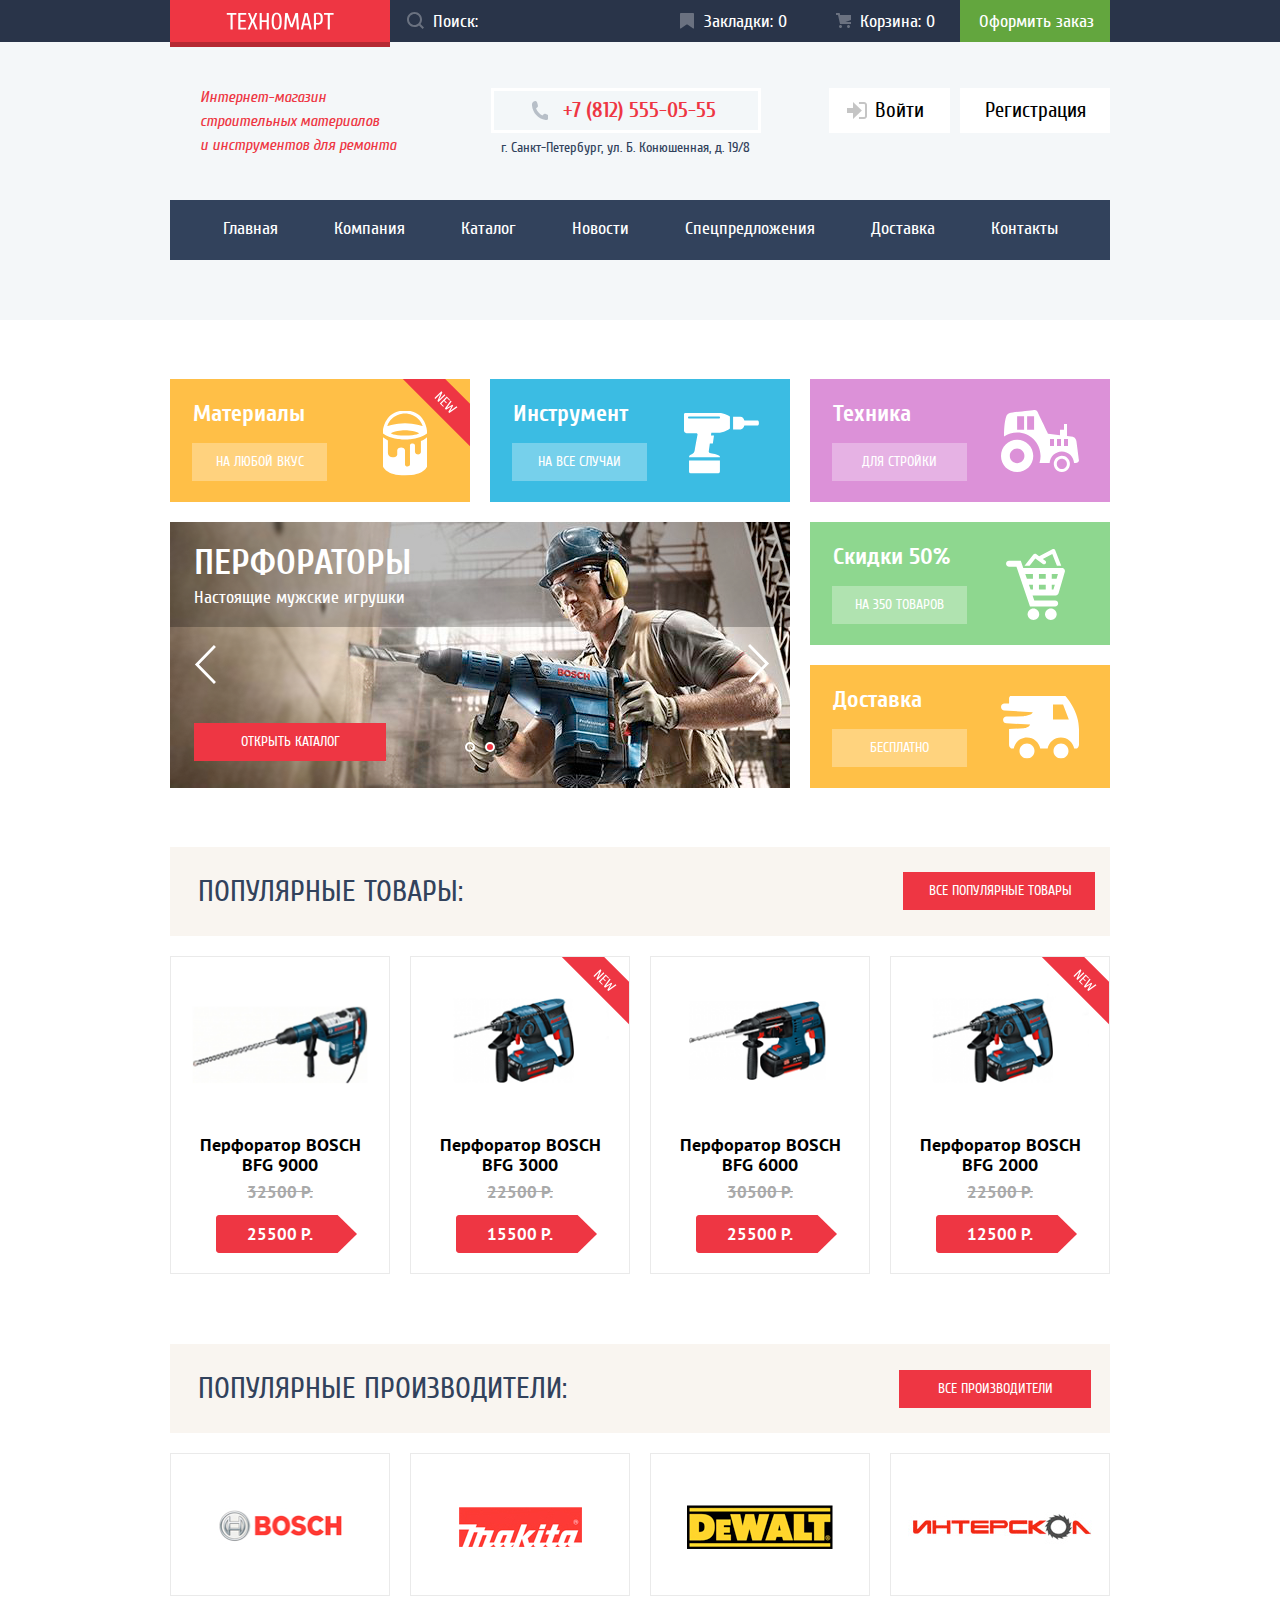
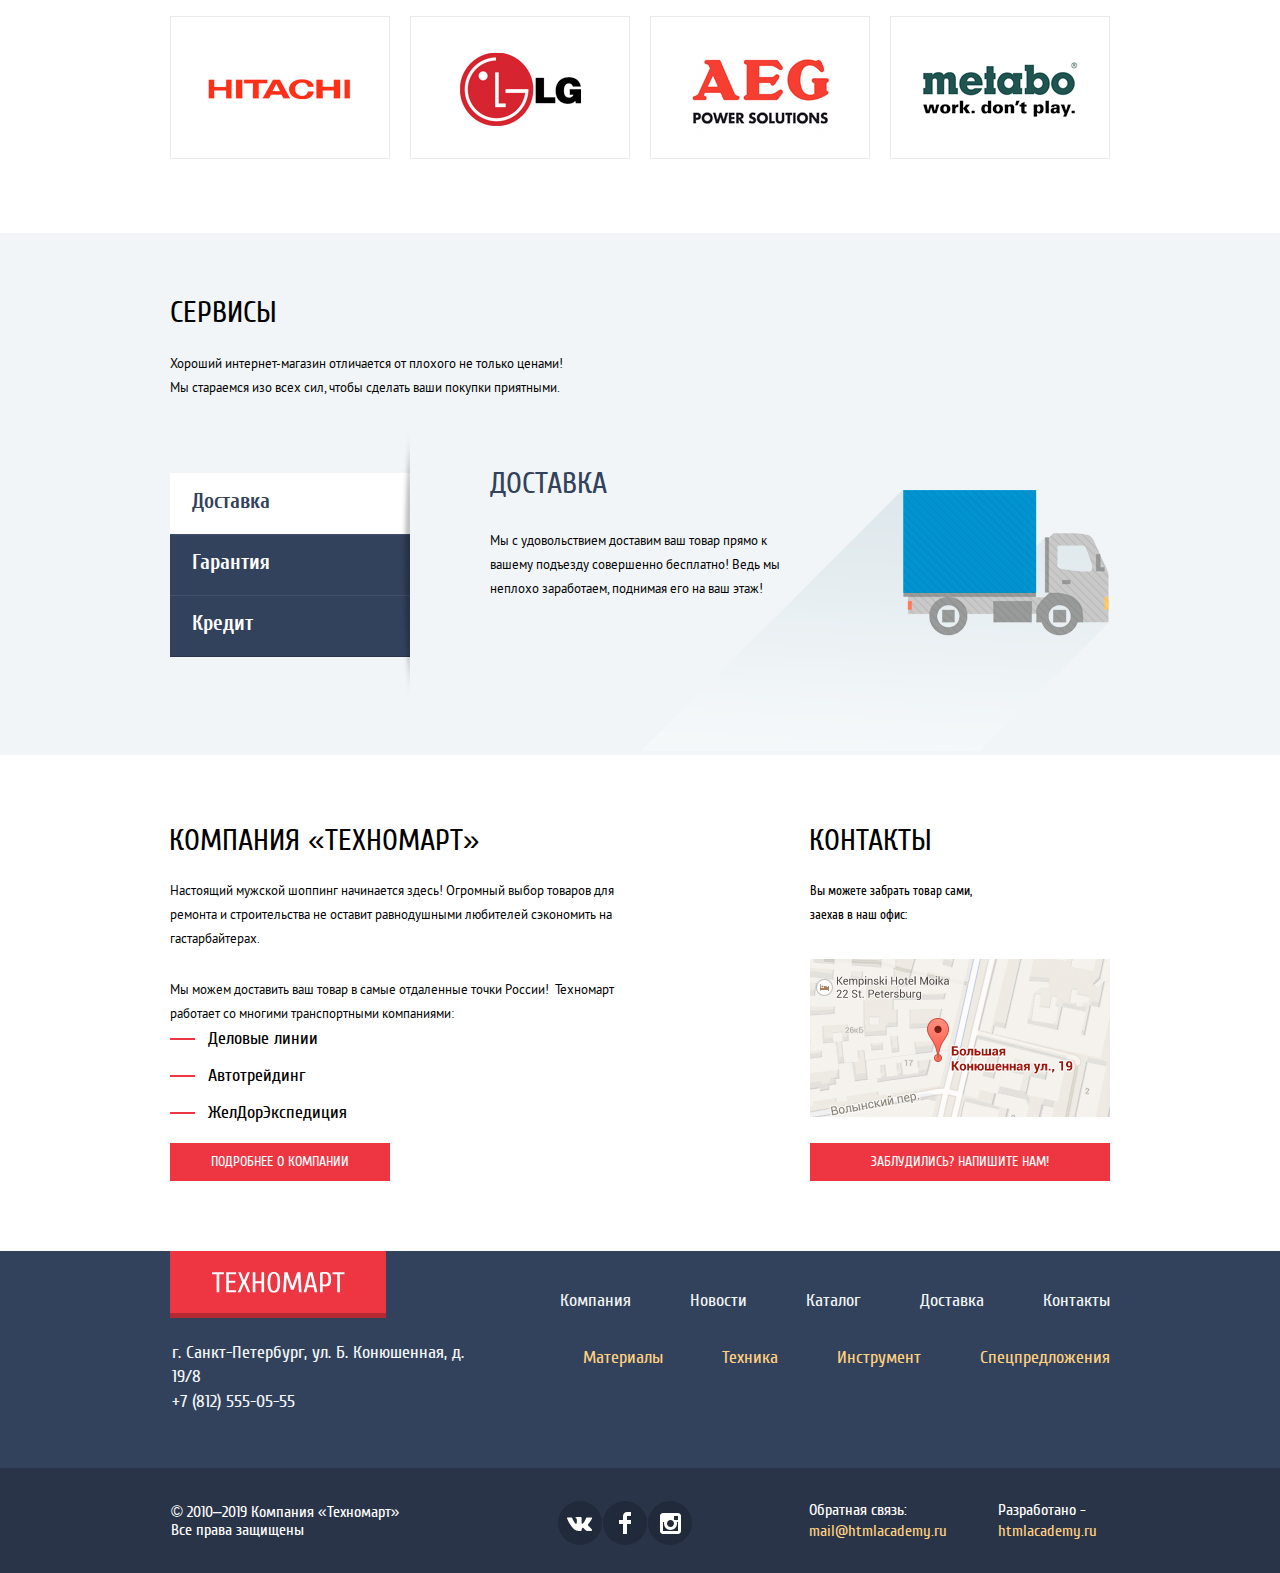
<file: index.html>
<!DOCTYPE html>
<html lang="ru">

<head>
  <meta charset="utf-8">
  <title>Техномарт</title>
  <link rel="stylesheet" href="css/normalize.css">
  <link rel="stylesheet" href="css/style.css">
  <link rel="icon" href="favicon.ico">
  <link rel="icon" href="favicon/favicon_32.svg" type="image/svg+xml">
  <link rel="apple-touch-icon" href="favicon/favicon_152.png">
  <link rel="manifest" href="manifest.webmanifest">
</head>

<body class="page__body">
  <header class="header">
    <div class="header__top">
      <div class="header__top-wrapper wrapper">
        <a class="header__logo" href="#">
          <img class="header__image" src="img/main__logo.svg" width="220" height="47"
            alt="Логотип Интернет-магазина «Техномарт»">
        </a>
        <form class="header__search" method="GET" action="https://echo.htmlacademy.ru/">
          <input class="header__input" type="search" name="search" id="search" placeholder="Поиск:">
          <button class="search__button">
            <svg width="17" height="17" viewBox="0 0 17 17" fill="none" xmlns="http://www.w3.org/2000/svg">
              <path fill-rule="evenodd" clip-rule="evenodd"
                d="M13.458 12.044L17 15.586L15.586 17L12.044 13.458C10.782 14.421 9.21 15 7.5 15C3.35786 15 0 11.6421 0 7.5C0 3.35786 3.35786 0 7.5 0C11.6421 0 15 3.35786 15 7.5C15.0001 9.14309 14.4581 10.7403 13.458 12.044ZM7.5 2C4.467 2 2 4.467 2 7.5C2.00331 10.5362 4.4638 12.9967 7.5 13C10.532 13 13 10.532 13 7.5C13 4.467 10.532 2 7.5 2Z">
              </path>
            </svg>
          </button>
        </form>
        <a class="header__bookmarks user__link blue" href="#">
          Закладки: 0
        </a>
        <a class="header__cart user__link blue" href="#">
          Корзина: 0
        </a>
        <a class="header__order user__link" href="#">
          Оформить заказ
        </a>
      </div>
    </div>
    <div class="header__mid wrapper">
      <div class="header__title">
        <h1>
          Интернет-магазин строительных материалов и&nbsp;инструментов для ремонта
        </h1>
      </div>
      <div class="header__contacts">
        <p>
          <a class="header__phone" href="tel:+78125550555">
            +7 (812) 555-05-55
          </a>
          <span>
            г. Санкт-Петербург, ул. Б. Конюшенная, д. 19/8
          </span>
        </p>
      </div>
      <div class="header__user-menu">
        <a class="header__link-enter" href="#">
          Войти
        </a>
        <a class="header__link-registration" href="#">
          Регистрация
        </a>
      </div>
    </div>
    <nav class="header-nav wrapper">
      <ul class="header-nav__list">
        <li class="header-nav__item">
          <a class="header-nav__link header-nav__link-current" href="#">
            Главная
          </a>
        </li>
        <li class="header-nav__item">
          <a class="header-nav__link" href="#">
            Компания
          </a>
        </li>
        <li class="header-nav__item">
          <a class="header-nav__link" href="catalog.html">
            Каталог
          </a>
        </li>
        <li class="header-nav__item">
          <a class="header-nav__link" href="#">
            Новости
          </a>
        </li>
        <li class="header-nav__item">
          <a class="header-nav__link" href="#">
            Спецпредложения
          </a>
        </li>
        <li class="header-nav__item">
          <a class="header-nav__link" href="#">
            Доставка
          </a>
        </li>
        <li class="header-nav__item">
          <a class="header-nav__link" href="#">
            Контакты
          </a>
        </li>
      </ul>
    </nav>
  </header>
  <main class="">
    <section class="features wrapper">
      <ul class="features__list">
        <li class="features__item features__item-products top-products__image--new">
          <h3 class="features__title">
            Материалы
          </h3>
          <img class="features__img" src="img/products__icon.svg" width="44" height="65" alt="Материалы">
          <a class="features__link" href="#">
            На любой вкус
          </a>
        </li>
        <li class="features__item features__item-instrument">
          <h3 class="features__title">
            Инструмент
          </h3>
          <img class="features__img" src="img/instrument__icon.svg" width="75" height="61" alt="Инструмент">
          <a class="features__link" href="#">
            На все случаи
          </a>
        </li>
        <li class="features__item features__item-equipment">
          <h3 class="features__title">
            Техника
          </h3>
          <img class="features__img " src="img/equipment__icon.svg" width="78" height="62" alt="Техника">
          <a class="features__link" href="#">
            Для стройки
          </a>
        </li>
        <li class="features__item features__item-discount">
          <h3 class="features__title">
            Скидки 50%
          </h3>
          <img class="features__img" src="img/discount__icon.svg" width="59" height="72" alt="Скидки 50%">
          <a class="features__link" href="#">
            На 350 товаров
          </a>
        </li>
        <li class="features__item features__item-delivery">
          <h3 class="features__title">
            Доставка
          </h3>
          <img class="features__img" src="img/delivery__icon.svg" width="78" height="63" alt="Доставка">
          <a class="features__link" href="#">
            Бесплатно
          </a>
        </li>
        <li class="features__item features__block-slider">
          <div class="features__slider">
            <ul class="features__slider-list">
              <li class="features__slider-item">
                <figure class="features__figure">
                  <img src="img/slider_perforator.png" width="620" height="266" alt="Рабочий с перфоратором">
                  <figcaption class="features__figcaption">
                    <h2 class="features__slider-title">
                      Перфораторы
                    </h2>
                    <p class="features__slider-text">
                      Настоящие мужские игрушки
                    </p>
                    <a class="features__slider-link button" href="catalog.html">
                      Открыть каталог
                    </a>
                  </figcaption>
                </figure>
              </li>
              <li class="features__slider-item slide">
                <figure class="features__figure">
                  <h2 class="features__slider-title">
                    Дрели
                  </h2>
                  <p class="features__slider-text">
                    Соседям на радость!
                  </p>
                  <img src="img/slider_drel.png" width="620" height="266" alt="Рабочий с дрелью">
                  <figcaption class="features__figcaption">
                    <a class="features__slider-link button" href="catalog.html">
                      Открыть каталог
                    </a>
                  </figcaption>
                </figure>
              </li>
            </ul>
            <div>
              <div class="features__slider-buttons button__arrows">
                <button class="button__slide button__arrows-left active__button" type="button" name="button"
                  id="slide-left">
                  <svg width="22" height="40" viewBox="0 0 22 40" fill="none" xmlns="http://www.w3.org/2000/svg">
                    <path
                      d="M19.9244 0.941467L21.9226 2.98927L4.90699 20.4361L21.978 37.9376L19.9789 39.9854L0.910645 20.4361L19.9244 0.941467Z"
                      fill="white" />
                  </svg>
                </button>
                <button class="button__slide button__arrows-right" type="button" name="button" id="slide-right">
                  <svg width="22" height="40" viewBox="0 0 22 40" fill="none" xmlns="http://www.w3.org/2000/svg">
                    <path
                      d="M2.07568 39.0585L0.0775032 37.0107L17.0931 19.5639L0.0220242 2.06243L2.02115 0.0146294L21.0894 19.5639L2.07568 39.0585Z"
                      fill="white" />
                  </svg>
                </button>
              </div>

              <div class="features__slider-controls">
                <button class="features__slider-button" type="button" aria-label="Первый слайд"></button>
                <button class="features__slider-button features__slider--current" type="button"
                  aria-label="Второй слайд"></button>
              </div>
            </div>
          </div>
        </li>
      </ul>
    </section>
    <section class="top-products wrapper">
      <div class="top-products__head">
        <h2 class="top-products__title">
          Популярные товары:
          <a class="top-products__title-link button" href="#">
            все популярные товары
          </a>
        </h2>
      </div>
      <div class="top-products__wrapper">
        <ul class="top-products__list">
          <li class="top-products__item">
            <a class="top-products__link" href="#">
              <img src="img/bosch_bfg_9000.png" width="188" height="121" alt="Перфоратор BOSCH BFG 9000">
            </a>
            <div class="top-products__actions">
              <a class="top-products__buy" href="#">
                Купить
              </a>
              <a class="top-products__bookmark" href="#">
                В закладки
              </a>
            </div>
            <h3 class="top-products__subtitle">
              Перфоратор BOSCH BFG 9000
            </h3>
            <div class="top-products__price">
              <p class="top-products__old-price">
                <del>
                  32500 Р.
                </del>
              </p>
              <p class="top-products__actual-price">
                25500 Р.
              </p>
            </div>
          </li>
          <li class="top-products__item top-products__image--new">
            <a class="top-products__link" href="#">
              <img src="img/bosch_bfg_3000.png" width="188" height="121" alt="Перфоратор BOSCH BFG 3000">
            </a>
            <div class="top-products__actions">
              <a class="top-products__buy" href="#">
                Купить
              </a>
              <a class="top-products__bookmark" href="#">
                В закладки
              </a>
            </div>
            <h3 class="top-products__subtitle">
              Перфоратор BOSCH BFG 3000
            </h3>
            <div class="top-products__price">
              <p class="top-products__old-price">
                <del>
                  22500 Р.
                </del>
              </p>
              <p class="top-products__actual-price">
                15500 Р.
              </p>
            </div>
          </li>
          <li class="top-products__item">
            <a class="top-products__link" href="#">
              <img src="img/bosch_bfg_6000.png" width="188" height="121" alt="Перфоратор BOSCH BFG 6000">
            </a>
            <div class="top-products__actions">
              <a class="top-products__buy" href="#">
                Купить
              </a>
              <a class="top-products__bookmark" href="#">
                В закладки
              </a>
            </div>
            <h3 class="top-products__subtitle">
              Перфоратор BOSCH BFG 6000
            </h3>
            <div class="top-products__price">
              <p class="top-products__old-price">
                <del>
                  30500 Р.
                </del>
              </p>
              <p class="top-products__actual-price">
                25500 Р.
              </p>
            </div>
          </li>
          <li class="top-products__item top-products__image--new">
            <a class="top-products__link" href="#">
              <img src="img/bosch_bfg_2000.png" width="188" height="121" alt="Перфоратор BOSCH BFG 2000">
            </a>
            <div class="top-products__actions">
              <a class="top-products__buy" href="#">
                Купить
              </a>
              <a class="top-products__bookmark" href="#">
                В закладки
              </a>
            </div>
            <h3 class="top-products__subtitle">
              Перфоратор BOSCH BFG 2000
            </h3>
            <div class="top-products__price">
              <p class="top-products__old-price">
                <del>
                  22500 Р.
                </del>
              </p>
              <p class="top-products__actual-price">
                12500 Р.
              </p>
            </div>
          </li>
        </ul>
      </div>
    </section>
    <section class="top-company wrapper">
      <div class="top-company__head">
        <h2 class="top-company__title">
          Популярные производители:
        </h2>
        <a class="top-company__link-text button" href="#">
          Все производители
        </a>
      </div>
      <ul class="top-company__list">
        <li class="top-company__item">
          <a class="top-company__link top-company__bosch" href="#">
            <img src="img/bosch.jpg" width="127" height="37" alt="BOSCH">
          </a>
        </li>
        <li class="top-company__item">
          <a class="top-company__link top-company__makita" href="#">
            <img src="img/makita.jpg" width="123" height="40" alt="Makita">
          </a>
        </li>
        <li class="top-company__item">
          <a class="top-company__link top-company__dewalt" href="#">
            <img src="img/dewalt.jpg" width="146" height="44" alt="DeWALT">
          </a>
        </li>
        <li class="top-company__item">
          <a class="top-company__link top-company__interskol" href="#">
            <img src="img/interskol.jpg" width="200" height="76" alt="ИНТЕРСКОЛ">
          </a>
        </li>
        <li class="top-company__item">
          <a class="top-company__link top-company__hitachi" href="#">
            <img src="img/hitachi.jpg" width="169" height="31" alt="HITACHI">
          </a>
        </li>
        <li class="top-company__item">
          <a class="top-company__link top-company__lg" href="#">
            <img src="img/lg.jpg" width="121" height="73" alt="LG">
          </a>
        </li>
        <li class="top-company__item">
          <a class="top-company__link top-company__aeg" href="#">
            <img src="img/aeg.jpg" width="151" height="96" alt="AEG">
          </a>
        </li>
        <li class="top-company__item">
          <a class="top-company__link top-company__metabo" href="#">
            <img src="img/metabo.jpg" width="204" height="69" alt="metabo">
          </a>
        </li>
      </ul>
    </section>
    <section class="services">
      <div class="services__wrapper wrapper">
        <div class="services__top">
          <h2 class="services__title">
            Сервисы
          </h2>
          <p class="services__describe">
            Хороший интернет-магазин отличается от плохого не только ценами! Мы стараемся
            изо
            всех сил, чтобы сделать ваши покупки приятными.
          </p>
        </div>
        <div class="services__bottom slider">
          <ul class="services__bottom-list services-toggles">
            <li class="services-toggles__item services-toggles__item--active">
              <button class="services-toggles__text">
                Доставка
              </button>
            </li>
            <li class="services-toggles__item">
              <button class="services-toggles__text">
                Гарантия
              </button>
            </li>
            <li class="services-toggles__item">
              <button class="services-toggles__text services-credit">
                Кредит
              </button>
            </li>
          </ul>
          <div class="services__wrapper">
            <ul class="services__list">
              <li class="services__item delivery">
                <h3 class="services__title">
                  Доставка
                </h3>
                <p class="services__text-delivery">
                  Мы с удовольствием доставим ваш товар прямо
                  к вашему подъезду совершенно бесплатно!
                  Ведь мы неплохо заработаем,
                  поднимая его на ваш этаж!
                </p>
              </li>
              <li class="services__item guarantee services__item-invisible">
                <h3 class="services__title">
                  Гарантия
                </h3>
                <p class="services__text">
                  Если купленный у нас товар поломается или заискрит, а также в случае пожара,
                  спровоцированного его возгоранием, вы всегда можете быть уверены в нашей гарантии. Мы обменяем
                  сгоревший
                  товар на новый. Дом уж восстановите как-нибудь сами.
                </p>
              </li>
              <li class="services__item credit services__item-invisible">
                <h3 class="services__title">
                  Кредит
                </h3>
                <p class="services__text">
                  Залезть в долговую яму стало проще! Кредитные консультанты придут вам на
                  помощь.
                </p>
                <a class="services__link-button" href="#">
                  Отправить заявку
                </a>
              </li>
            </ul>
          </div>
        </div>
      </div>
    </section>
    <div class="contacts__wrapper wrapper">
      <section class="about">
        <h2 class="about__title">
          КОМПАНИЯ «Техномарт»
        </h2>
        <p class="about__text text__shopping">
          Настоящий мужской шоппинг начинается здесь! Огромный выбор товаров для
          ремонта и
          строительства не оставит равнодушными любителей сэкономить на гастарбайтерах.
        </p>
        <p class="about__text text__delivery">
          Мы можем доставить ваш товар в самые отдаленные точки России!&nbsp;
          Техномарт работает со многими транспортными компаниями:
        </p>
        <ul class="about__list">
          <li class="about__item">
            Деловые линии
          </li>
          <li class="about__item">
            Автотрейдинг
          </li>
          <li class="about__item">
            ЖелДорЭкспедиция
          </li>
        </ul>
        <a class="about__link button" href="#">
          Подробнее о компании
        </a>
      </section>
      <section class="contacts">
        <h2 class="contacts__title">
          Контакты
        </h2>
        <p class="contacts__text">
          Вы можете забрать товар сами,
          заехав в наш офис:
        </p>
        <a class="contacts__link contacts__map-mini" href="#">
          <img src="img/map.jpg" width="300" height="158"
            alt="Офис компании по адресу ул. Б. Конюшенная, д. 19/8, Санкт-Петербург">
        </a>
        <a class="contacts__link-map button" href="#">
          Заблудились? Напишите нам!
        </a>
        <div class="contacts__map">
          <button class="contacts__map-close" type="button">
          </button>
          <iframe
            src="https://www.google.com/maps/embed?pb=!1m18!1m12!1m3!1d1998.6037999040354!2d30.322010416394033!3d59.938716271971415!2m3!1f0!2f0!3f0!3m2!1i1024!2i768!4f13.1!3m3!1m2!1s0x4696310fca5ba729%3A0xea9c53d4493c879f!2sBolshaya+Konyushennaya+ul.%2C+19%2C+Sankt-Peterburg%2C+Russia%2C+191186!5e0!3m2!1sen!2s!4v1441888483426"
            width="940" height="446" allowfullscreen
            title="Офис компании по адресу ул. Б. Конюшенная, д. 19/8, Санкт-Петербург">
          </iframe>
        </div>
      </section>
    </div>
  </main>
  <footer class="footer">
    <div class="footer__top">
      <div class="footer__top-wrapper wrapper">
        <a class="footer__logo" href="#">
          <img class="footer__image" src="img/main__logo.svg" width="220" height="68"
            alt="Логотип Интернет-магазина «Техномарт»">
        </a>
        <div class="footer__nav">
          <ul class="footer__list">
            <li class="footer__item">
              <a class="footer__link" href="#">
                Компания
              </a>
            </li>
            <li class="footer__item">
              <a class="footer__link" href="#">
                Новости
              </a>
            </li>
            <li class="footer__item">
              <a class="footer__link" href="catalog.html">
                Каталог
              </a>
            </li>
            <li class="footer__item">
              <a class="footer__link" href="#">
                Доставка
              </a>
            </li>
            <li class="footer__item">
              <a class="footer__link" href="#">
                Контакты
              </a>
            </li>
          </ul>
        </div>
      </div>
    </div>
    <div class="footer__mid">
      <div class="footer__mid-wrapper wrapper">
        <div class="footer__contacts">
          <p class="footer__address">
            г. Санкт-Петербург, ул. Б. Конюшенная, д. 19/8
          </p>
          <p class="footer__tel">
            <a href="tel:+78125550555">
              +7 (812) 555-05-55
            </a>
          </p>
        </div>
        <div class="footer-catalog">
          <ul class="footer-catalog__list">
            <li class="footer-catalog__item">
              <a class="footer-catalog__link" href="#">
                Материалы
              </a>
            </li>
            <li class="footer-catalog__item">
              <a class="footer-catalog__link" href="#">
                Техника
              </a>
            </li>
            <li class="footer-catalog__item">
              <a class="footer-catalog__link" href="catalog.html">
                Инструмент
              </a>
            </li>
            <li class="footer-catalog__item">
              <a class="footer-catalog__link" href="#">
                Спецпредложения
              </a>
            </li>
          </ul>
        </div>
      </div>
    </div>
    <div class="footer-bottom">
      <div class="footer-bottom-wrapper wrapper">
        <p class="footer-bottom__text">
          © 2010–2019 Компания «Техномарт» Все права защищены
        </p>
        <div class="footer-social">
          <ul class="footer-social__list">
            <li class="footer-social__item">
              <a class="footer-social__link vk" aria-label="Мы в ВКонтакте" href="#">
                <svg width="26" height="15" viewBox="0 0 26 15" fill="none" xmlns="http://www.w3.org/2000/svg">
                  <path
                    d="M15.5403 11.7281C16.4609 11.4384 17.6395 13.6406 18.8943 14.4834C19.836 15.1219 20.5573 14.9841 20.5573 14.9841L23.9017 14.9372C23.9017 14.9372 25.6495 14.8322 24.8232 13.4803C24.7549 13.3678 24.3389 12.4781 22.334 10.6472C20.2376 8.73186 20.5217 9.04218 23.0456 5.73093C24.5835 3.71249 25.1988 2.47968 25.0062 1.95468C24.8213 1.44936 23.6918 1.58061 23.6918 1.58061L19.9237 1.60593C19.5568 1.60686 19.2458 1.71749 19.1042 2.08874C19.1013 2.09249 18.5062 3.65061 17.7127 4.9753C16.0362 7.77749 15.3669 7.92655 15.0896 7.75124C14.4531 7.3453 14.6139 6.1228 14.6139 5.25374C14.6139 2.5378 15.0299 1.4053 13.7992 1.1128C13.388 1.0153 13.0876 0.951552 12.0389 0.942177C10.6985 0.922489 9.56027 0.942177 8.91508 1.25061C8.48656 1.45968 8.15819 1.91811 8.35753 1.94436C8.6079 1.97718 9.1693 2.09436 9.46975 2.49374C9.8559 3.01124 9.84434 4.17093 9.84434 4.17093C9.84434 4.17093 10.0649 7.36874 9.32434 7.7653C8.8159 8.03718 8.12064 7.48218 6.62516 4.9378C5.86153 3.63655 5.28471 2.19843 5.28471 2.19843C5.28471 2.19843 5.17301 1.93124 4.97079 1.78499C4.73005 1.61155 4.39301 1.55624 4.39301 1.55624L0.816563 1.57874C0.816563 1.57874 0.27923 1.59374 0.0818227 1.82436C-0.0934366 2.02874 0.0673782 2.45061 0.0673782 2.45061C0.0673782 2.45061 2.86864 8.90155 6.04064 12.1509C8.94879 15.1341 12.2537 14.9362 12.2537 14.9362H13.7511C13.7511 14.9362 14.2027 14.8856 14.4338 14.6437C14.6495 14.4187 14.6399 13.9959 14.6399 13.9959C14.6399 13.9959 14.61 12.0187 15.5403 11.7281Z"
                    fill="white" />
                </svg>
              </a>
            </li>
            <li class="footer-social__item">
              <a class="footer-social__link fb" aria-label="Мы в Facebook" href="#">
                <svg width="12" height="22" viewBox="0 0 12 22" fill="none" xmlns="http://www.w3.org/2000/svg">
                  <path d="M12 4V0H8C5.79086 0 4 1.79086 4 4V8H0V12H4V22H8V12H12V8H8V4H12Z" fill="white" />
                </svg>
              </a>
            </li>
            <li class="footer-social__item">
              <a class="footer-social__link instagtam" aria-label="Мы в Instagram" href="#">
                <svg width="21" height="21" viewBox="0 0 21 21" fill="none" xmlns="http://www.w3.org/2000/svg">
                  <path fill-rule="evenodd" clip-rule="evenodd"
                    d="M3 0H18C19.65 0 21 1.35 21 3V18C21 19.65 19.65 21 18 21H3C1.35 21 0 19.65 0 18V3C0 1.35 1.35 0 3 0ZM14 10.5C14 8.57 12.43 7 10.5 7C8.57 7 7 8.57 7 10.5C7 12.43 8.57 14 10.5 14C12.43 14 14 12.43 14 10.5ZM3 18V9H4.181C4.0626 9.49127 4.00186 9.99467 4 10.5C4 14.0899 6.91015 17 10.5 17C14.0899 17 17 14.0899 17 10.5C16.9986 9.99464 16.9379 9.49118 16.819 9H18V18H3ZM14 7H18V3H14V7Z"
                    fill="white" />
                </svg>
              </a>
            </li>
          </ul>
        </div>
        <p class="footer__text footer__text-mail">
          <span>
            Обратная связь:
          </span>
          <a href="#">
            mail@htmlacademy.ru
          </a>
        </p>
        <p class="footer__text footer__text-url">
          <span>
            Разработано -
          </span>
          <a class="footer-bottom__link" href="#">
            htmlacademy.ru
          </a>
        </p>
      </div>
    </div>
  </footer>
  <section class="popup-form popup-form-hide">
    <div class="popup-form__wrapper">
      <button class="popup-form__button" type="button">
        Закрыть
      </button>
      <form class="popup-form__form" action="https://echo.htmlacademy.ru/" method="GET">
        <div class="popup-form__content">
          <div class="popup-form__top">
            <div class="popup-form__group popup-form__name">
              <label for="username">
                Ваше имя:
              </label>
              <input type="text" name="username" id="username" placeholder="Ваше имя">
            </div>
            <div class="popup-form__group popup-form__email">
              <label for="email">
                Ваш email:
              </label>
              <input type="email" name="email" id="email" placeholder="email@example.com">
            </div>
          </div>
          <div class="popup-form__group popup-form__comment">
            <label for="comment">
              Текст письма:
            </label>
            <textarea name="comment" id="comment" rows="10" cols="45" placeholder="В свободной форме"></textarea>
          </div>
        </div>
        <div class="popup-form__send">
          <button class="popup-form__submit" type="submit">
            Отправить
          </button>
        </div>
      </form>
    </div>
  </section>
</body>

</html>
</file>
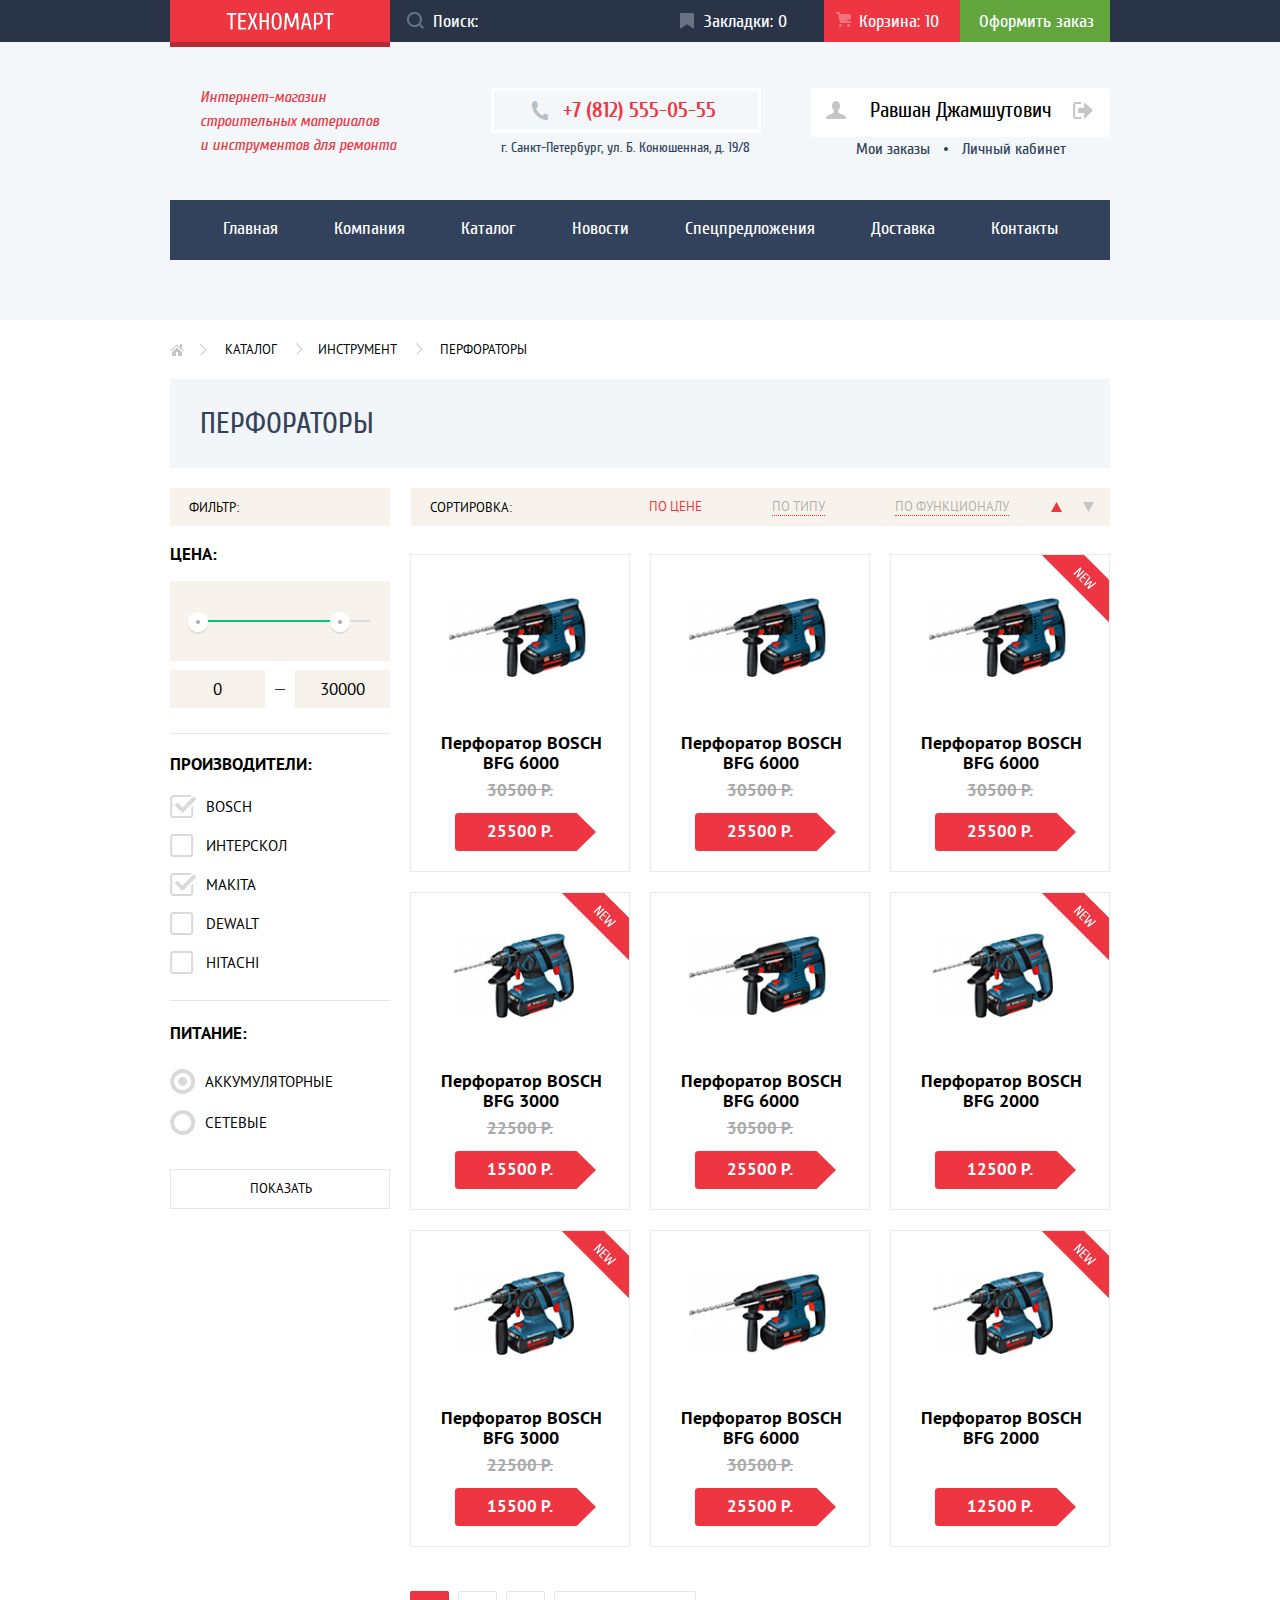
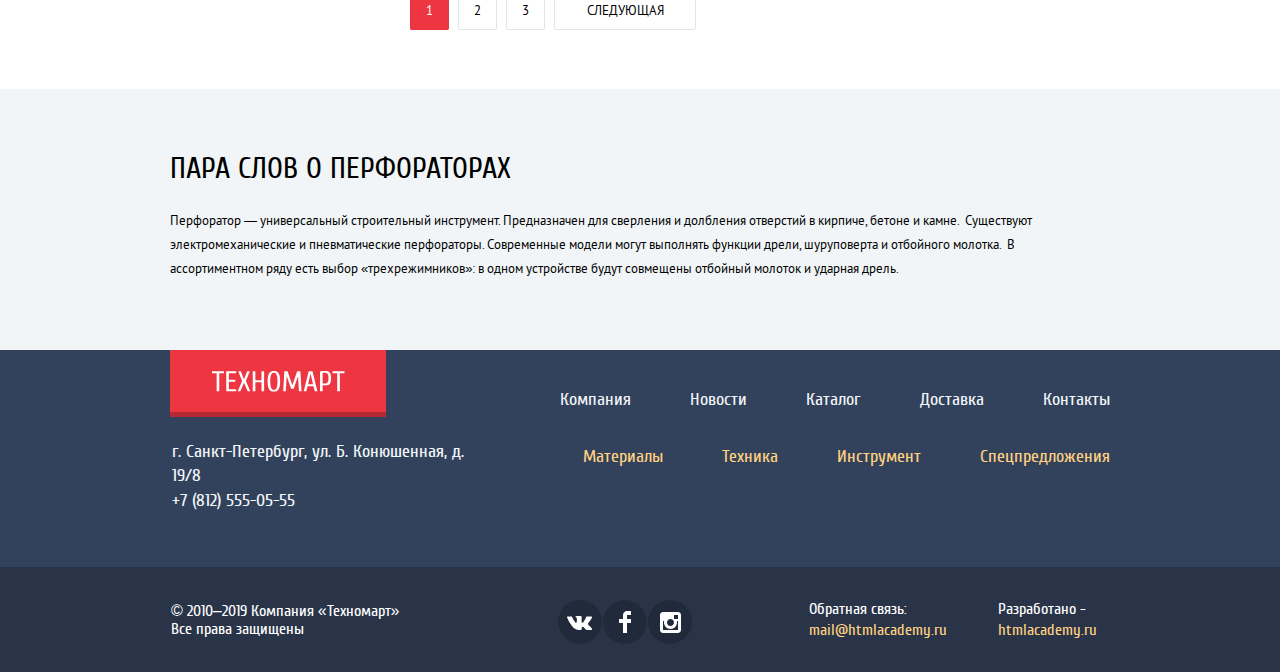
<file: catalog.html>
<!DOCTYPE html>
<html lang="ru">

<head>
  <meta charset="UTF-8">
  <title>Техномарт</title>
  <link rel="stylesheet" href="css/normalize.css">
  <link rel="stylesheet" href="css/style.css">
  <link rel="icon" href="favicon.ico">
  <link rel="icon" href="favicon/favicon_32.svg" type="image/svg+xml">
  <link rel="apple-touch-icon" href="favicon/favicon_152.png">
  <link rel="manifest" href="manifest.webmanifest">
</head>

<body class="page__body inner__page">
  <header class="header">
    <div class="header__top">
      <div class="header__top-wrapper wrapper">
        <a class="header__logo" href="index.html">
          <img class="header__image" src="img/main__logo.svg" width="220" height="47"
            alt="Логотип Интернет-магазина «Техномарт»">
        </a>
        <form class="header__search search" method="GET" action="https://echo.htmlacademy.ru/">
          <input class="header__input" type="search" name="search" id="search" placeholder="Поиск:">
          <button class="search__button">
            <svg width="17" height="17" viewBox="0 0 17 17" fill="none" xmlns="http://www.w3.org/2000/svg">
              <path fill-rule="evenodd" clip-rule="evenodd"
                d="M13.458 12.044L17 15.586L15.586 17L12.044 13.458C10.782 14.421 9.21 15 7.5 15C3.35786 15 0 11.6421 0 7.5C0 3.35786 3.35786 0 7.5 0C11.6421 0 15 3.35786 15 7.5C15.0001 9.14309 14.4581 10.7403 13.458 12.044ZM7.5 2C4.467 2 2 4.467 2 7.5C2.00331 10.5362 4.4638 12.9967 7.5 13C10.532 13 13 10.532 13 7.5C13 4.467 10.532 2 7.5 2Z">
              </path>
            </svg>
          </button>
        </form>
        <a class="header__bookmarks header__bookmarks-inner" href="#">
          Закладки: 0
        </a>
        <a class="header__cart-inner" href="#">
          Корзина: 10
        </a>
        <a class="header__order" href="#">
          Оформить заказ
        </a>
      </div>
    </div>
    <div class="header__mid wrapper">
      <div class="header__title">
        <h1>
          Интернет-магазин строительных материалов и&nbsp;инструментов для ремонта
        </h1>
      </div>
      <div class="header__contacts">
        <p>
          <a class="header__phone" href="tel:+78125550555">
            +7 (812) 555-05-55
          </a>
          <span>
            г. Санкт-Петербург, ул. Б. Конюшенная, д. 19/8
          </span>
        </p>
      </div>
      <div class="header__nav">
        <div class="header__name">
          <a class="header__link-name" href="#">
            Равшан Джамшутович
          </a>
        </div>
        <div class="header__personal">
          <a class="header__link-orders" href="#">
            Мои заказы
          </a>
          <a class="header__link-account" href="#">
            Личный кабинет
          </a>
        </div>
      </div>
    </div>
    <nav class="header-nav wrapper">
      <ul class="header-nav__list">
        <li class="header-nav__item">
          <a class="header-nav__link" href="index.html">
            Главная
          </a>
        </li>
        <li class="header-nav__item">
          <a class="header-nav__link" href="#">
            Компания
          </a>
        </li>
        <li class="header-nav__item">
          <a class="header-nav__link header-nav__link-current" href="#">
            Каталог
          </a>
        </li>
        <li class="header-nav__item">
          <a class="header-nav__link" href="#">
            Новости
          </a>
        </li>
        <li class="header-nav__item">
          <a class="header-nav__link" href="#">
            Спецпредложения
          </a>
        </li>
        <li class="header-nav__item">
          <a class="header-nav__link" href="#">
            Доставка
          </a>
        </li>
        <li class="header-nav__item">
          <a class="header-nav__link" href="#">
            Контакты
          </a>
        </li>
      </ul>
    </nav>
  </header>
  <main class="main">
    <div class="breadcrumbs wrapper">
      <ul class="breadcrumbs__list">
        <li class="breadcrumbs__item">
          <a class="breadcrumbs__link-item breadcrumbs__link-house" href="index.html">
            <svg width="14" height="12" viewBox="0 0 14 12" fill="none" xmlns="http://www.w3.org/2000/svg">
              <path d="M2 7.99999V12H6V7.99999H8V12H12V7.99999L7 3.51599L2 7.99999Z" fill="#C1C6CE" />
              <path
                d="M13.831 6.365L12 4.751V0H9.99998V2.987L7.33198 0.635C7.31198 0.618 7.28898 0.612 7.26798 0.598C7.24294 0.579705 7.21614 0.56396 7.18798 0.551C7.15708 0.540195 7.12529 0.532163 7.09298 0.527C7.06198 0.521 7.03198 0.515 6.99998 0.515C6.96898 0.515 6.93898 0.521 6.90798 0.527C6.87551 0.531919 6.84366 0.5403 6.81298 0.552C6.78498 0.563 6.75998 0.581 6.73298 0.598C6.71198 0.612 6.68798 0.618 6.66898 0.635L0.170976 6.365C0.0162401 6.50291 -0.0375953 6.72187 0.0355474 6.9158C0.10869 7.10974 0.293707 7.23862 0.500976 7.24C0.622907 7.24035 0.740711 7.19586 0.831976 7.115L6.99998 1.677L13.169 7.115C13.3778 7.27913 13.6784 7.25178 13.8542 7.05265C14.0299 6.85352 14.0198 6.55183 13.831 6.365Z"
                fill="#C1C6CE" />
            </svg>
          </a>
          <a class="breadcrumbs__link-icon breadcrumbs__link-first">
          </a>
        </li>
        <li class="breadcrumbs__item">
          <a class="breadcrumbs__link" href="catalog.html">
            Каталог
          </a>
          <a class="breadcrumbs__link-icon">
          </a>
        </li>
        <li class="breadcrumbs__item">
          <a class="breadcrumbs__link" href="#">
            Инструмент
          </a>
          <a class="breadcrumbs__link-icon">
          </a>
        </li>
        <li class="breadcrumbs__item">
          <a class="breadcrumbs__link">
            Перфораторы
          </a>
        </li>
      </ul>
    </div>
    <div class="main__title-wrapper">
      <h2 class="main__title">
        Перфораторы
      </h2>
    </div>
    <div class="content-layout wrapper">
      <div class="content-layout__left">
        <aside class="filter">
          <div class="filter__wrapper">
            <div class="filter__title-wrapper">
              <h3 class="filter__title">
                Фильтр:
              </h3>
            </div>
            <form class="filter__form" method="GET" action="https://echo.htmlacademy.ru/">
              <fieldset class="filter-price">
                <legend class="filter-price__title">
                  Цена:
                </legend>
                <div class="filter-price__range">
                  <div class="filter-price__range-controls">
                    <div class="filter-price__scale">
                      <div class="filter-price__bar"></div>
                    </div>
                    <div class="filter-price__toggles-min toggle" tabindex="0"></div>
                    <div class="filter-price__toggles-max toggle" tabindex="0"></div>
                  </div>
                  <div class="filter-price__price-controls">
                    <label class="filter-price__price-min">
                      <input type="text" name="min-price" value="0" id="min-price">
                    </label>
                    <span class="filter-price-dash">—</span>
                    <label class="filter-price__price-max">
                      <input type="text" name="max-price" value="30000" id="max-price">
                    </label>
                  </div>
                </div>
              </fieldset>
              <fieldset class="filter-company">
                <legend class="filter-company__title">
                  Производители:
                </legend>
                <ul class="filter-company__list">
                  <li class="filter-company__item">
                    <input class="filter-company__input" type="checkbox" name="bosch" id="filter-bosch" checked>
                    <label class="filter-company__item-label filter-company__item-checked check" for="filter-bosch">
                      <span class="check__box"></span>
                      Bosch
                    </label>
                  </li>
                  <li class="filter-company__item">
                    <input class="filter-company__input" type="checkbox" name="interskol" id="filter-interskol">
                    <label class="filter-company__item-label filter-company__item-check check" for="filter-interskol">
                      <span class="check__box"></span>
                      Интерскол
                    </label>
                  </li>
                  <li class="filter-company__item">
                    <input class="filter-company__input" type="checkbox" name="makita" id="filter-makita" checked>
                    <label class="filter-company__item-label filter-company__item-checked check" for="filter-makita">
                      <span class="check__box"></span>
                      Makita
                    </label>
                  </li>
                  <li class="filter-company__item">
                    <input class="filter-company__input" type="checkbox" name="dewalt" id="filter-dewalt">
                    <label class="filter-company__item-label filter-company__item-check check" for="filter-dewalt">
                      <span class="check__box"></span>
                      Dewalt
                    </label>
                  </li>
                  <li class="filter-company__item">
                    <input class="filter-company__input" type="checkbox" name="hitachi" id="filter-hitachi">
                    <label class="filter-company__item-label filter-company__item-check check" for="filter-hitachi">
                      <span class="check__box"></span>
                      Hitachi
                    </label>
                  </li>
                </ul>
              </fieldset>

              <fieldset class="charge">
                <legend class="charge__title">
                  Питание:
                </legend>
                <ul class="charge__list">
                  <li class="charge__item">
                    <input class="radio__input" type="radio" name="charge-group" value="battery" id="filter-battery"
                      checked>
                    <label class="charge__item-label charge__item-radio radio" for="filter-battery">
                      Аккумуляторные
                    </label>
                  </li>
                  <li class="charge__item">
                    <input class="radio__input" type="radio" name="charge-group" value="grid" id="filter-grid">
                    <label class="charge__item-label charge__item-radio radio" for="filter-grid">
                      Сетевые
                    </label>
                  </li>
                </ul>
              </fieldset>
              <button class="filter__button-submit" type="submit">
                Показать
              </button>
            </form>
          </div>
        </aside>

      </div>
      <div class="content-layout__right">

        <div class="products">
          <div class="sorting">
            <div class="sorting__wrapper">
              <div class="sorting__block">
                <h3 class="sorting__title">
                  Сортировка:
                </h3>
                <ul class="sorting__list">
                  <li class="sorting__item sorting__item-red">
                    <a href="#">
                      По цене
                    </a>
                  </li>
                  <li class="sorting__item">
                    <a href="#">
                      По типу
                    </a>
                  </li>
                  <li class="sorting__item sorting__item--last">
                    <a href="#">
                      По функционалу
                    </a>
                  </li>
                </ul>
              </div>
              <div class="sorting__toggles sorting__toggles--red">
                <a class="sorting__link-up" href="#" aria-label="По возрастанию">
                  <svg version="1.1" id="Layer_1" xmlns="http://www.w3.org/2000/svg"
                    xmlns:xlink="http://www.w3.org/1999/xlink" x="0px" y="0px" width="11px" height="10px"
                    viewBox="0 0 11 10" enable-background="new 0 0 11 10" xml:space="preserve">
                    <polygon class="active-svg red-svg" points="5.5,0 0,10 11,10 ">
                    </polygon>
                  </svg>
                </a>
                <a class="sorting__link-down" href="#" aria-label="По убыванию">
                  <svg version="1.1" id="Layer_2" xmlns="http://www.w3.org/2000/svg"
                    xmlns:xlink="http://www.w3.org/1999/xlink" x="0px" y="0px" width="11px" height="10px"
                    viewBox="0 0 11 10" enable-background="new 0 0 11 10" xml:space="preserve">
                    <polygon class="active-svg ordinary-svg" fill="#C5C5C5" points="5.5,10 0,0 11,0 ">
                    </polygon>
                  </svg>
                </a>
              </div>
            </div>
          </div>

          <div class="catalog">
            <div class="catalog__wrapper">
              <ul class="catalog__list">
                <li class="catalog__item">
                  <a class="catalog__link" href="#">
                    <img src="img/bosch_bfg_6000.png" width="188" height="121" alt="Перфоратор BOSCH BFG 6000">
                  </a>
                  <div class="catalog__actions">
                    <a class="catalog__buy" href="#">
                      Купить
                    </a>
                    <a class="catalog__bookmark" href="#">
                      В закладки
                    </a>
                  </div>
                  <h3 class="catalog__title">
                    Перфоратор BOSCH BFG 6000
                  </h3>
                  <div class="catalog__price">
                    <p class="catalog__old-price">
                      <del>
                        30500 Р.
                      </del>
                    </p>
                    <p class="catalog__actual-price">
                      25500 Р.
                    </p>
                  </div>
                </li>
                <li class="catalog__item">
                  <a class="catalog__link" href="#">
                    <img src="img/bosch_bfg_6000.png" width="188" height="121" alt="Перфоратор BOSCH BFG 6000">
                  </a>
                  <div class="catalog__actions">
                    <a class="catalog__buy" href="#">
                      Купить
                    </a>
                    <a class="catalog__bookmark" href="#">
                      В закладки
                    </a>
                  </div>
                  <h3 class="catalog__title">
                    Перфоратор BOSCH BFG 6000
                  </h3>
                  <div class="catalog__price">
                    <p class="catalog__old-price">
                      <del>
                        30500 Р.
                      </del>
                    </p>
                    <p class="catalog__actual-price">
                      25500 Р.
                    </p>
                  </div>
                </li>

                <li class="catalog__item catalog__image--new">
                  <a class="catalog__link" href="#">
                    <img src="img/bosch_bfg_6000.png" width="188" height="121" alt="Перфоратор BOSCH BFG 6000">
                  </a>
                  <div class="catalog__actions">
                    <a class="catalog__buy" href="#">
                      Купить
                    </a>
                    <a class="catalog__bookmark" href="#">
                      В закладки
                    </a>
                  </div>
                  <h3 class="catalog__title">
                    Перфоратор BOSCH BFG 6000
                  </h3>
                  <div class="catalog__price">
                    <p class="catalog__old-price">
                      <del>
                        30500 Р.
                      </del>
                    </p>
                    <p class="catalog__actual-price">
                      25500 Р.
                    </p>
                  </div>
                </li>

                <li class="catalog__item catalog__image--new">
                  <a class="catalog__link" href="#">
                    <img src="img/bosch_bfg_3000.png" width="188" height="121" alt="Перфоратор BOSCH BFG 3000">
                  </a>
                  <div class="catalog__actions">
                    <a class="catalog__buy" href="#">
                      Купить
                    </a>
                    <a class="catalog__bookmark" href="#">
                      В закладки
                    </a>
                  </div>
                  <h3 class="catalog__title">
                    Перфоратор BOSCH BFG 3000
                  </h3>
                  <div class="catalog__price">
                    <p class="catalog__old-price">
                      <del>
                        22500 Р.
                      </del>
                    </p>
                    <p class="catalog__actual-price">
                      15500 Р.
                    </p>
                  </div>
                </li>
                <li class="catalog__item">
                  <a class="catalog__link" href="#">
                    <img src="img/bosch_bfg_6000.png" width="188" height="121" alt="Перфоратор BOSCH BFG 6000">
                  </a>
                  <div class="catalog__actions">
                    <a class="catalog__buy" href="#">
                      Купить
                    </a>
                    <a class="catalog__bookmark" href="#">
                      В закладки
                    </a>
                  </div>
                  <h3 class="catalog__title">
                    Перфоратор BOSCH BFG 6000
                  </h3>
                  <div class="catalog__price">
                    <p class="catalog__old-price">
                      <del>
                        30500 Р.
                      </del>
                    </p>
                    <p class="catalog__actual-price">
                      25500 Р.
                    </p>
                  </div>
                </li>
                <li class="catalog__item catalog__image--new">
                  <a class="catalog__link" href="#">
                    <img src="img/bosch_bfg_2000.png" width="188" height="121" alt="Перфоратор BOSCH BFG 2000">
                  </a>
                  <div class="catalog__actions">
                    <a class="catalog__buy" href="#">
                      Купить
                    </a>
                    <a class="catalog__bookmark" href="#">
                      В закладки
                    </a>
                  </div>
                  <h3 class="catalog__title">
                    Перфоратор BOSCH BFG 2000
                  </h3>
                  <div class="catalog__price">
                    <p class="catalog__actual-price">
                      12500 Р.
                    </p>
                  </div>
                </li>
                <li class="catalog__item catalog__image--new">
                  <a class="catalog__link" href="#">
                    <img src="img/bosch_bfg_3000.png" width="188" height="121" alt="Перфоратор BOSCH BFG 3000">
                  </a>
                  <div class="catalog__actions">
                    <a class="catalog__buy" href="#">
                      Купить
                    </a>
                    <a class="catalog__bookmark" href="#">
                      В закладки
                    </a>
                  </div>
                  <h3 class="catalog__title">
                    Перфоратор BOSCH BFG 3000
                  </h3>
                  <div class="catalog__price">
                    <p class="catalog__old-price">
                      <del>
                        22500 Р.
                      </del>
                    </p>
                    <p class="catalog__actual-price">
                      15500 Р.
                    </p>
                  </div>
                </li>
                <li class="catalog__item">
                  <a class="catalog__link" href="#">
                    <img src="img/bosch_bfg_6000.png" width="188" height="121" alt="Перфоратор BOSCH BFG 6000">
                  </a>
                  <div class="catalog__actions">
                    <a class="catalog__buy" href="#">
                      Купить
                    </a>
                    <a class="catalog__bookmark" href="#">
                      В закладки
                    </a>
                  </div>
                  <h3 class="catalog__title">
                    Перфоратор BOSCH BFG 6000
                  </h3>
                  <div class="catalog__price">
                    <p class="catalog__old-price">
                      <del>
                        30500 Р.
                      </del>
                    </p>
                    <p class="catalog__actual-price">
                      25500 Р.
                    </p>
                  </div>
                </li>
                <li class="catalog__item catalog__image--new">
                  <a class="catalog__link" href="#">
                    <img src="img/bosch_bfg_2000.png" width="188" height="121" alt="Перфоратор BOSCH BFG 2000">
                  </a>
                  <div class="catalog__actions">
                    <a class="catalog__buy" href="#">
                      Купить
                    </a>
                    <a class="catalog__bookmark" href="#">
                      В закладки
                    </a>
                  </div>
                  <h3 class="catalog__title">
                    Перфоратор BOSCH BFG 2000
                  </h3>
                  <div class="catalog__price">
                    <p class="catalog__actual-price">
                      12500 Р.
                    </p>
                  </div>
                </li>
              </ul>
            </div>
            <div class="pagination">
              <ul class="pagination__list">
                <li class="pagination__item pagination__item--current">
                  <a class="pagination__link">
                    1
                  </a>
                </li>
                <li class="pagination__item">
                  <a class="pagination__link" href="#">
                    2
                  </a>
                </li>
                <li class="pagination__item">
                  <a class="pagination__link" href="#">
                    3
                  </a>
                </li>
                <li>
                  <a class="pagination__button" href="#">
                    Следующая
                  </a>
                </li>
              </ul>
            </div>
          </div>
        </div>
      </div>
    </div>

    <div class="about-tool">
      <div class="about-tool__wrapper wrapper">
        <h3 class="about-tool__title">
          Пара слов о перфораторах
        </h3>
        <p class="about-tool__text">
          Перфоратор — универсальный строительный инструмент. Предназначен для сверления и
          долбления отверстий в кирпиче, бетоне и камне.&nbsp; Существуют электромеханические и пневматические
          перфораторы.
          Современные модели могут выполнять функции дрели,
          шуруповерта и отбойного молотка.&nbsp; В ассортиментном ряду есть выбор «трехрежимников»: в одном устройстве
          будут
          совмещены отбойный молоток и ударная дрель.
        </p>
      </div>
    </div>
  </main>
  <footer class="footer">
    <div class="footer__top">
      <div class="footer__top-wrapper wrapper">
        <a class="footer__logo" href="index.html">
          <img class="footer__image" src="img/main__logo.svg" width="220" height="68"
            alt="Логотип Интернет-магазина «Техномарт»">
        </a>
        <div class="footer__nav">
          <ul class="footer__list">
            <li class="footer__item">
              <a class="footer__link" href="#">
                Компания
              </a>
            </li>
            <li class="footer__item">
              <a class="footer__link" href="#">
                Новости
              </a>
            </li>
            <li class="footer__item">
              <a class="footer__link" href="catalog.html">
                Каталог
              </a>
            </li>
            <li class="footer__item">
              <a class="footer__link" href="#">
                Доставка
              </a>
            </li>
            <li class="footer__item">
              <a class="footer__link" href="#">
                Контакты
              </a>
            </li>
          </ul>
        </div>
      </div>
    </div>
    <div class="footer__mid">
      <div class="footer__mid-wrapper wrapper">
        <div class="footer__contacts">
          <p class="footer__address">
            г. Санкт-Петербург, ул. Б. Конюшенная, д. 19/8
          </p>
          <p class="footer__tel">
            <a href="tel:+78125550555">
              +7 (812) 555-05-55
            </a>
          </p>
        </div>
        <div class="footer-catalog">
          <ul class="footer-catalog__list">
            <li class="footer-catalog__item">
              <a class="footer-catalog__link" href="#">
                Материалы
              </a>
            </li>
            <li class="footer-catalog__item">
              <a class="footer-catalog__link" href="#">
                Техника
              </a>
            </li>
            <li class="footer-catalog__item">
              <a class="footer-catalog__link" href="catalog.html">
                Инструмент
              </a>
            </li>
            <li class="footer-catalog__item">
              <a class="footer-catalog__link" href="#">
                Спецпредложения
              </a>
            </li>
          </ul>
        </div>
      </div>
    </div>
    <div class="footer-bottom">
      <div class="footer-bottom-wrapper wrapper">
        <p class="footer-bottom__text">
          © 2010–2019 Компания «Техномарт» Все права защищены
        </p>
        <div class="footer-social">
          <ul class="footer-social__list">
            <li class="footer-social__item">
              <a class="footer-social__link vk" aria-label="Мы в ВКонтакте" href="#">
                <svg width="26" height="15" viewBox="0 0 26 15" fill="none" xmlns="http://www.w3.org/2000/svg">
                  <path
                    d="M15.5403 11.7281C16.4609 11.4384 17.6395 13.6406 18.8943 14.4834C19.836 15.1219 20.5573 14.9841 20.5573 14.9841L23.9017 14.9372C23.9017 14.9372 25.6495 14.8322 24.8232 13.4803C24.7549 13.3678 24.3389 12.4781 22.334 10.6472C20.2376 8.73186 20.5217 9.04218 23.0456 5.73093C24.5835 3.71249 25.1988 2.47968 25.0062 1.95468C24.8213 1.44936 23.6918 1.58061 23.6918 1.58061L19.9237 1.60593C19.5568 1.60686 19.2458 1.71749 19.1042 2.08874C19.1013 2.09249 18.5062 3.65061 17.7127 4.9753C16.0362 7.77749 15.3669 7.92655 15.0896 7.75124C14.4531 7.3453 14.6139 6.1228 14.6139 5.25374C14.6139 2.5378 15.0299 1.4053 13.7992 1.1128C13.388 1.0153 13.0876 0.951552 12.0389 0.942177C10.6985 0.922489 9.56027 0.942177 8.91508 1.25061C8.48656 1.45968 8.15819 1.91811 8.35753 1.94436C8.6079 1.97718 9.1693 2.09436 9.46975 2.49374C9.8559 3.01124 9.84434 4.17093 9.84434 4.17093C9.84434 4.17093 10.0649 7.36874 9.32434 7.7653C8.8159 8.03718 8.12064 7.48218 6.62516 4.9378C5.86153 3.63655 5.28471 2.19843 5.28471 2.19843C5.28471 2.19843 5.17301 1.93124 4.97079 1.78499C4.73005 1.61155 4.39301 1.55624 4.39301 1.55624L0.816563 1.57874C0.816563 1.57874 0.27923 1.59374 0.0818227 1.82436C-0.0934366 2.02874 0.0673782 2.45061 0.0673782 2.45061C0.0673782 2.45061 2.86864 8.90155 6.04064 12.1509C8.94879 15.1341 12.2537 14.9362 12.2537 14.9362H13.7511C13.7511 14.9362 14.2027 14.8856 14.4338 14.6437C14.6495 14.4187 14.6399 13.9959 14.6399 13.9959C14.6399 13.9959 14.61 12.0187 15.5403 11.7281Z"
                    fill="white" />
                </svg>
              </a>
            </li>
            <li class="footer-social__item">
              <a class="footer-social__link fb" aria-label="Мы в Facebook" href="#">
                <svg width="12" height="22" viewBox="0 0 12 22" fill="none" xmlns="http://www.w3.org/2000/svg">
                  <path d="M12 4V0H8C5.79086 0 4 1.79086 4 4V8H0V12H4V22H8V12H12V8H8V4H12Z" fill="white" />
                </svg>
              </a>
            </li>
            <li class="footer-social__item">
              <a class="footer-social__link instagtam" aria-label="Мы в Instagram" href="#">
                <svg width="21" height="21" viewBox="0 0 21 21" fill="none" xmlns="http://www.w3.org/2000/svg">
                  <path fill-rule="evenodd" clip-rule="evenodd"
                    d="M3 0H18C19.65 0 21 1.35 21 3V18C21 19.65 19.65 21 18 21H3C1.35 21 0 19.65 0 18V3C0 1.35 1.35 0 3 0ZM14 10.5C14 8.57 12.43 7 10.5 7C8.57 7 7 8.57 7 10.5C7 12.43 8.57 14 10.5 14C12.43 14 14 12.43 14 10.5ZM3 18V9H4.181C4.0626 9.49127 4.00186 9.99467 4 10.5C4 14.0899 6.91015 17 10.5 17C14.0899 17 17 14.0899 17 10.5C16.9986 9.99464 16.9379 9.49118 16.819 9H18V18H3ZM14 7H18V3H14V7Z"
                    fill="white" />
                </svg>
              </a>
            </li>
          </ul>
        </div>
        <p class="footer__text footer__text-mail">
          <span>
            Обратная связь:
          </span>
          <a href="#">
            mail@htmlacademy.ru
          </a>
        </p>
        <p class="footer__text footer__text-url">
          <span>
            Разработано -
          </span>
          <a class="footer-bottom__link" href="#">
            htmlacademy.ru
          </a>
        </p>
      </div>
    </div>
  </footer>
  <section class="popup-form popup-form-hide">
    <div class="popup-form__wrapper">
      <h2 class="visually-hidden">
        Модальное окно
      </h2>
      <button class="popup-form__button button" type="button">
        Закрыть
      </button>
      <form class="popup-form__form" action="https://echo.htmlacademy.ru/" method="GET">
        <div class="popup-form__group popup-form__name">
          <label for="username">
            Ваше имя:
          </label>
          <input type="text" name="username" id="username" placeholder="Ваше имя">
        </div>
        <div class="popup-form__group popup-form__email">
          <label for="email">
            Ваш email:
          </label>
          <input type="email" name="email" id="email" placeholder="email@example.com">
        </div>
        <div class="popup-form__group popup-form__comment">
          <label for="comment">
            Текст письма:
          </label>
          <textarea name="comment" id="comment" placeholder="В свободной форме"></textarea>
        </div>
        <button class="popup-form__submit button" type="submit">
          Отправить
        </button>
      </form>
    </div>
  </section>
</body>

</html>
</file>
<file: css/style.css>
:root {
  --basic-red: #EE3643;
  --basic-green: #63A63E;
  --basic-grey: #32425C;
  --basic-greylight: #C5C5C5;
  --basic-background: #F1F5F7;
  --basic-darkblue: #293449;
  --white: #FFFFFF;
  --special-yellow: #FFBF47;
  --special-blue: #3BBCE3;
  --special-lilac: #DC91D8;
  --special-greenlight: #8ED78F;
  --special-yellowlight: #FFC047;
  --success: #5FBB2D;
  --warning: #FFD180;
  --error: #BA2732;
  --darkpink: #CA2C37;
  --greylight: #A9A9A9;
  --greymiddlelight: #D7DCDE;
  --greylightlight: #F7F3EC;
  --greysoftlight: #F9F5F0;
  --greylightsoft: #F3F7F9;
  --grey: #F2F6F8;
  --greydark: #ABABAB;
  --verygrey: #EAEAEA;
  --black: #000000;
  --green: #00ca74;
  --lightdarkblue: #1D2739;
  --darkdarkblue: #161D29;
  --single-grey: #f4f7f9;
  --single-green: #63A63E;
  --single-darkgreen: #518534;
  --single-darkdarkgreen: #367315;
  --single-blue: #405069;
  --single-red: #FF5357;
  --single-darkdarkblue: #212A3A;
  --single-middlegrey: #F4F4F4;
  --single-middledarkgrey: #E5E5E5;
}

@font-face {
  font-family: "Cuprum";
  font-weight: 400;
  font-style: normal;
  font-display: swap;
  src:
    url("../fonts/cuprum.woff2") format("woff2"),
    url("../fonts/cuprum.woff") format("woff");
}

@font-face {
  font-family: "Cuprum";
  font-weight: 400;
  font-style: italic;
  font-display: swap;
  src:
    url("../fonts/cuprumitalic.woff2") format("woff2"),
    url("../fonts/cuprumitalic.woff") format("woff");
}

@font-face {
  font-family: "Cuprum";
  font-weight: 700;
  font-style: normal;
  font-display: swap;
  src:
    url("../fonts/cuprumbold.woff2") format("woff2"),
    url("../fonts/cuprumbold.woff") format("woff");
}

@font-face {
  font-family: "Cuprum";
  font-weight: 700;
  font-style: italic;
  font-display: swap;
  src:
    url("../fonts/cuprumbolditalic.woff2") format("woff2"),
    url("../fonts/cuprumbolditalic.woff") format("woff");
}

@font-face {
  font-family: "PT Sans";
  font-weight: 400;
  font-style: normal;
  font-display: swap;
  src:
    url("../fonts/ptsans.woff2") format("woff2"),
    url("../fonts/ptsans.woff") format("woff");
}

@font-face {
  font-family: "PT Sans";
  font-weight: 700;
  font-style: normal;
  font-display: swap;
  src:
    url("../fonts/ptsansbold.woff2") format("woff2"),
    url("../fonts/ptsansbold.woff") format("woff");
}

body {
  margin: 0;
  padding: 0;
  font-family: "Cuprum", "Arial", "Helvetica", sans-serif;
  font-size: 18px;
  line-height: 24px;
  color: var(--black);
  background-color: var(--white);
  min-height: 100vh;
  display: grid;
  grid-template-rows: min-content 1fr min-content;
  align-content: start;
}

a {
  text-decoration: none;
}

img {
  max-width: 100%;
  height: auto;
}

*,
*::before,
*::after {
  box-sizing: border-box;
}

.wrapper {
  width: 940px;
  padding-left: 20px;
  padding-right: 20px;
  margin: 0 auto;
}

.content-layout {
  display: flex;
  padding-left: 0;
  padding-right: 0;
}

.content-layout__right {
  flex-grow: 1;
}

.content-layout__left {
  flex-shrink: 0;
  margin-right: 20px;
}

.page {
  height: 100%;
}

.header {
  width: 100%;
  background-color: var(--single-grey);
}

.header__top {
  background-color: var(--basic-darkblue);
}

.header__top-wrapper {
  display: flex;
  max-height: 42px;
  padding-left: 0;
  padding-right: 0;
}

.header__logo img {
  width: 220px;
}

.header__search {
  flex-grow: 1;
  position: relative;
}

.header__search input {
  font-size: 18px;
  line-height: 24px;
  font-weight: 400;
  width: 100%;
  height: 100%;
  padding-top: 9px;
  padding-bottom: 9px;
  padding-left: 42px;
  background-color: var(--basic-darkblue);
  padding: 0 10px 0 43px;
  border: 0;
  height: 100%;
  width: 100%;
  outline: 0;
  color: var(--white);
}

.header__search input::placeholder {
  color: var(--white);
}

.header__search input:focus::placeholder {
  color: var(--black);
}

.header__search .search__button {
  position: absolute;
  width: 17px;
  height: 17px;
  top: 12px;
  left: 17px;
  background-color: transparent;
  border: none;
  padding: 0;
  cursor: pointer;
}

.header__search .header__input:hover {
  background-color: var(--basic-darkblue);
}

.header__search .search__button svg {
  fill: var(--white);
  opacity: 0.3;
}

.header__input:hover+.search__button svg {
  fill: var(--white);
  opacity: 1;
}

.header__search .header__input:focus {
  background-color: var(--white);
}

.header__input:focus+.search__button svg {
  fill: var(--basic-red);
  opacity: 1;
}

.header__logo .header__image {
  padding: 12px 56px 17px 56px;
  background-color: var(--basic-red);
  box-shadow: inset 0px -5px 0px rgba(0, 0, 0, 0.24);
  display: block;
}

.header__logo img:active {
  background-color: var(--error);
}

.header__top a {
  font-size: 18px;
  line-height: 24px;
  font-weight: 400;
  color: var(--white);
}

.user__link {
  display: block;
  width: 150px;
  text-align: center;
}

.blue:hover {
  color: var(--white);
  background-color: var(--basic-darkblue);
  box-shadow: inset 0px -5px 0px var(--basic-darkblue);
}

.blue:active {
  color: var(--white);
  opacity: 50%;
  background-color: var(--lightdarkblue);
  box-shadow: inset 0px -5px 0px var(--basic-darkblue);
}

.header__bookmarks {
  position: relative;
  width: 150px;
  padding-top: 10px;
  padding-bottom: 9px;
  text-align: center;
  padding-left: 20px;
}

.header__bookmarks::before {
  content: "";
  position: absolute;
  top: 13px;
  left: 20px;
  width: 14px;
  height: 16px;
  background-image: url("../img/icon-bookmark.svg");
  background-repeat: no-repeat;
  background-position: 0 0;
  opacity: 0.3;
}

.header__bookmarks-inner {
  padding-right: 28px;
}

.header__bookmarks-inner::before {
  left: 6px;
}

.header__bookmarks:hover::before {
  opacity: 100%;
}

.header__bookmarks:active {
  opacity: 0.3;
}

.header__bookmarks:focus {
  opacity: 0.3;
}

.header__bookmarks:active {
  color: rgba(255, 255, 255, 0.5);
  background-color: var(--darkdarkblue);

}

.header__bookmarks:focus {
  color: rgba(255, 255, 255, 0.5);
  background-color: var(--basic-darkblue);
}

.header__mid {
  display: flex;
  justify-content: space-between;
  padding-left: 0;
  padding-right: 0;
}

.header__title {
  margin-top: 32px;
  margin-bottom: 33px;
  padding-left: 30px;
  padding-right: 43px;
}

.header__title h1 {
  max-width: 197px;
  font-size: 16px;
  line-height: 24px;
  font-style: italic;
  font-weight: 400;
  color: var(--basic-red);
}

.header__contacts p {
  font-size: 14px;
  line-height: 24px;
  font-weight: 400;
  color: var(--basic-grey);
  margin: 0;
  padding-top: 46px;
  text-align: center;
}

.header__contacts a {
  font-size: 21px;
  line-height: 30px;
  font-weight: 700;
  color: var(--basic-red);
  border: 3px solid var(--white);
  background-color: var(--greylightsoft);
  display: block;
  width: 270px;
  height: 45px;
  padding-top: 4px;
  padding-left: 28px;
  margin-bottom: 3px;
}

.header__contacts .header__phone {
  position: relative;
}

.header__phone::before {
  position: absolute;
  content: "";
  top: 10px;
  left: 37px;
  width: 17px;
  height: 19px;
  background-image: url("../img/icon-phone.svg");
  background-repeat: no-repeat;
  background-position: 0 0;
}

.header__text span {
  font-size: 14px;
  line-height: 24px;
  font-weight: 400;
}

.header__user-menu {
  padding-top: 46px;
  display: flex;
  width: 299px;
  justify-content: flex-end;
}

.header__user-menu a {
  font-size: 21px;
  line-height: 21px;
  font-weight: 400;
  color: var(--black);
  background: rgba(0, 0, 0, 0.0001);
}

.header__user-menu a:hover {
  color: var(--basic-red);
}

.header__user-menu a:active {
  color: var(--basic-greylight);
}

.header__user-menu .header__link-enter {
  position: relative;
  display: block;
  width: 121px;
  height: 45px;
  padding-top: 12px;
  padding-left: 46px;
  margin-right: 10px;
  background-color: var(--white);
}

.header__link-enter::before {
  content: "";
  position: absolute;
  top: 14px;
  left: 18px;
  width: 20px;
  height: 17px;
  background-image: url("../img/icon-login.svg");
  background-repeat: no-repeat;
  background-position: 0 0;
}

.header__link-enter:hover:before {
  background-image: url("../img/icon-login_hover.svg");
}

.header__link-enter:active:before {
  background-image: url("../img/icon-login.svg");
  opacity: 0.3;
}

.header__user-menu .header__link-registration {
  width: 150px;
  height: 45px;
  padding-top: 12px;
  text-align: center;
  background-color: var(--white);
}

.header-nav {
  margin-bottom: 60px;
  background-color: var(--basic-grey);
  box-shadow: inset 0 -5px 0 var(--basic-darkblue);
  padding-left: 0;
  padding-right: 0;
}

.header__name {
  padding-top: 46px;
}

.header__name .header__link-name {
  display: block;
  position: relative;
  font-size: 21px;
  line-height: 21px;
  font-weight: 400;
  color: var(--black);
  background-color: var(--white);
  text-align: center;
  width: 299px;
  padding-top: 12px;
  padding-bottom: 16px;
}

.header__link-name::before {
  position: absolute;
  content: "";
  top: 13px;
  left: 15px;
  width: 20px;
  height: 18px;
  background-image: url("../img/icon-user.svg");
  background-repeat: no-repeat;
  background-position: 0 0;
}

.header__link-name:hover:before {
  background-image: url("../img/icon-user__hover.svg");
}

.header__link-name:active:before {
  background-image: url("../img/icon-user.svg");
  opacity: 0.3;
}

.header__link-name::after {
  position: absolute;
  content: "";
  top: 14px;
  right: 17px;
  width: 20px;
  height: 17px;
  background-image: url("../img/icon-logout.svg");
  background-repeat: no-repeat;
  background-position: 0 0;
}

.header__link-name:hover:after {
  background-image: url("../img/icon-logout_hover.svg");
}

.header__link-name:active:after {
  background-image: url("../img/icon-logout.svg");
  opacity: 0.3;
}

.header__personal a .header__name .header__link-name:active {
  font-size: 21px;
  line-height: 21px;
  font-weight: 400;
  color: var(--basic-greylight);
  background-color: var(--white);
}

.header__personal {
  text-align: center;
}

.header__personal a {
  font-size: 16px;
  line-height: 18px;
  font-weight: 400;
  color: var(--basic-grey);
  padding-left: 14px;
  padding-right: 14px;
}

.header__personal a:hover {
  color: var(--basic-red);
}

.header__personal a:active {
  color: var(--basic-greylight);
}

.header__personal .header__link-account {
  position: relative;
}

.header__link-account::before {
  position: absolute;
  content: "";
  top: 7px;
  left: -4px;
  width: 4px;
  height: 4px;
  border-radius: 50%;
  background-color: var(--basic-grey);
}

.header__link-account:hover:before {
  background-color: var(--basic-red);
}

.header__link-account:active:before {
  background-color: var(--basic-greylight);
}

.header-nav__list {
  display: flex;
  flex-wrap: wrap;
  justify-content: center;
  list-style: none;
  margin: 0;
  padding: 0;
}

.header-nav__list {
  background-color: var(--basic-grey);
}

.header-nav__item .header-nav__link {
  font-size: 18px;
  line-height: 24px;
  font-weight: 400;
  color: var(--white);
  display: block;
  padding: 17px 28px 19px;
}

.header-nav__item a:hover {
  background-color: var(--basic-darkblue);
  box-shadow: inset 0px -5px 0px var(--basic-darkblue);
}

.header-nav__item a:active {
  color: var(--white);
  opacity: 50%;
  background-color: var(--lightdarkblue);
  box-shadow: inset 0px -5px 0px var(--basic-darkblue);
}

.header__cart,
.header__cart-inner {
  position: relative;
  width: 150px;
  text-align: center;
  padding-top: 10px;
  padding-bottom: 9px;
  padding-left: 24px;
}

.header__cart::before {
  content: "";
  position: absolute;
  top: 13px;
  left: 26px;
  width: 15px;
  height: 15px;
  background-image: url("../img/icon-cart.svg");
  background-repeat: no-repeat;
  background-position: 0 0;
  opacity: 0.3;
}

.header__cart:hover:before {
  opacity: 100%;
}

.header__cart:hover:active {
  opacity: 0.3;
}

.header__cart:hover:focus {
  opacity: 0.3;
}

.header__cart:active {
  color: rgba(255, 255, 255, 0.5);
  background-color: var(--darkdarkblue);
}

.header__cart:focus {
  color: rgba(255, 255, 255, 0.5);
  background-color: var(--basic-darkblue);
}

.header__cart-inner {
  background-color: var(--basic-red);
  width: 136px;
  text-align: center;
  padding-top: 10px;
  padding-bottom: 9px;
  padding-left: 14px;
}

.header__cart-inner::before {
  content: "";
  position: absolute;
  top: 12px;
  left: 12px;
  width: 15px;
  height: 15px;
  background-image: url("../img/icon-cart.svg");
  background-repeat: no-repeat;
  background-position: 0 0;
  opacity: 0.3;
}

.header__cart-inner:hover:before {
  opacity: 100%;
}

.header__cart-inner:hover:active {
  opacity: 0.3;
}

.header__cart-inner:hover:focus {
  opacity: 0.3;
}

.header__cart-inner:active {
  color: rgba(255, 255, 255, 0.5);
  background-color: var(--darkdarkblue);
}

.header__cart-inner:focus {
  color: rgba(255, 255, 255, 0.5);
  background-color: var(--basic-darkblue);
}

.header__order {
  background-color: var(--basic-green);
  width: 150px;
  text-align: center;
  padding-top: 10px;
  padding-bottom: 9px;
  padding-left: 3px;
}

.header__order:hover {
  background-color: var(--success);
}

.header__order:active {
  color: rgba(255, 255, 255, 0.5);
  background-color: var(--basic-green);
}

.header__order:focus {
  background-color: var(--basic-green);
}

.features {
  margin-top: 59px;
  margin-bottom: 59px;
  box-sizing: border-box;
  padding-left: 0;
  padding-right: 0;
}

.features__list {
  display: grid;
  grid-template-columns: repeat(3, 1fr);
  gap: 20px;
  margin: 0;
  padding: 0;
  list-style: none;
}

.features__item {
  position: relative;
  background-size: 300px 123px;
}

.features__item h3 {
  font-size: 24px;
  line-height: 30px;
  font-weight: 700;
  color: var(--white);
  padding-left: 23px;
  margin-top: 20px;
  margin-bottom: 14px;
}

.features__figure {
  position: relative;
  margin: 0;
}

.features__figcaption {
  display: flex;
  position: absolute;
  flex-direction: column;
  top: 3px;
  right: 0;
  bottom: 7px;
  left: 4px;
  padding: 20px;
}

.features__slider-item h2 {
  font-size: 36px;
  line-height: 36px;
  font-weight: 700;
  margin: 0;
  color: var(--white);
  text-transform: uppercase;
}

.features__slider-item p {
  font-size: 18px;
  line-height: 24px;
  font-weight: 400;
  margin-top: 5px;
  flex-grow: 1;
  color: var(--white);
}

.features__slider-item img {
  display: block;
  width: 100%;
}

.features__slider-item a {
  width: 192px;
  text-align: center;
  padding-top: 10px;
  padding-bottom: 10px;
}

.features__item .features__img {
  position: absolute;
  right: 31px;
  top: 50%;
  transform: translateY(-50%);
  display: block;
}

.features__item .features__link {
  font-size: 14px;
  line-height: 18px;
  font-weight: 400;
  color: var(--white);
  background-color: rgba(255, 255, 255, 0.3);
  mix-blend-mode: normal;
  text-transform: uppercase;
  width: 135px;
  display: block;
  padding-top: 10px;
  padding-bottom: 10px;
  text-align: center;
  margin-left: 22px;
  margin-bottom: 21px;
}

.features__item .features__link:hover {
  background-color: rgba(197, 196, 197, 0.3);
}

.features__item .features__link:active {
  background-color: rgba(169, 169, 169, 0.3);
}

.features__item-products {
  background-color: var(--special-yellow);
}

.features__item-products .features__img {
  right: 43px;
  top: 64px;
}

.features__item-image--new {
  position: relative;
}

.features__item-image--new img {
  position: absolute;
  width: 71px;
  height: 70px;
  top: 0;
  right: 0;
  z-index: 20;
}

.features__item-instrument {
  background-color: var(--special-blue);
}

.features__item-instrument .features__img {
  top: 64px;
}

.features__item-equipment {
  background-color: var(--special-lilac);
}

.features__item-discount {
  background-color: var(--special-greenlight);
}

.features__item-discount .features__img {
  right: 45px;
}

.features__item-delivery {
  background-color: var(--special-yellowlight);
}

.features__slider-list {
  list-style: none;
  margin: 0;
  padding: 0;
}

.features__block-slider {
  grid-column: 1/3;
  grid-row: 2/4;
}

.slide {
  display: none;
}

.button__arrows .button__slide {
  background: 0 0;
  border: 0;
}

.button__arrows-left {
  top: 121px;
  left: 18px;
}

.button__arrows-right {
  top: 121px;
  right: 14px;
}

.button__slide {
  position: absolute;
  cursor: pointer;
}

.features__slider-controls {
  display: flex;
  position: absolute;
  left: 295px;
  bottom: 36px;
  z-index: 20;
  width: 30px;
  justify-content: space-between;
}

.features__slider-controls button {
  width: 10px;
  height: 10px;
  background-color: transparent;
  border: 2px solid var(--white);
  border-radius: 50%;
  cursor: pointer;
  padding: 0;
}

.features__slider-controls .features__slider--current {
  background-color: var(--basic-red);
  border: 2px solid var(--white);
}

.top-products {
  margin-bottom: 70px;
  padding-left: 0;
  padding-right: 0;
}

.top-products__head {
  display: flex;
  background-color: var(--greysoftlight);
  align-items: center;
  padding: 30px 15px 26px 28px;
  margin-bottom: 20px;
}

.top-products__title {
  font-size: 30px;
  line-height: 30px;
  font-weight: 400;
  color: var(--basic-grey);
  text-transform: uppercase;
  margin: 0;
  width: 100%;
}

.top-products__head .top-products__title-link {
  display: block;
  width: 192px;
  padding-top: 10px;
  padding-bottom: 10px;
  padding-left: 26px;
  margin-left: auto;
  margin-top: -35px;
}

.top-products__list {
  display: grid;
  grid-template-columns: repeat(4, 1fr);
  column-gap: 20px;
  margin: 0;
  padding: 0;
  list-style: none;
}

.top-products__list a {
  font-family: "PT Sans", "Tahoma", sans-serif;
  font-size: 18px;
  line-height: 20px;
  font-weight: 700;
  color: var(--black);
  display: block;
  padding-top: 6px;
  padding-right: 0px;
  padding-left: 0;
}

.top-products__actions {
  position: absolute;
  display: none;
  width: 218px;
  height: 88px;
  background-color: var(--white);
  margin-left: -20px;
  margin-top: 21px;
}

.top-products__actions .top-products__buy {
  position: relative;
  display: block;
  font-size: 14px;
  line-height: 18px;
  font-weight: 400;
  text-transform: uppercase;
  width: 135px;
  padding-top: 10px;
  padding-bottom: 10px;
  color: var(--white);
  background-color: var(--basic-green);
  box-shadow: inset 0px -3px 0px var(--single-green);
  border-radius: 2px;
  margin-left: 41px;
  margin-right: 41px;
  margin-bottom: 10px;
  margin-top: -2px;
}

.top-products__actions .top-products__buy::before {
  content: "";
  position: absolute;
  width: 15px;
  height: 15px;
  top: 10px;
  left: 15px;
  background-image: url("../img/icon_button-cart.png");
  opacity: 0.3;
}

.top-products__actions .top-products__bookmark {
  position: absolute;
  display: block;
  font-size: 14px;
  line-height: 18px;
  font-weight: 400;
  text-transform: uppercase;
  width: 135px;
  padding-top: 10px;
  padding-bottom: 10px;
  color: var(--basic-grey);
  background-color: var(--white);
  border: 3px solid var(--single-green);
  border-radius: 2px;
  margin-left: 41px;
  margin-right: 41px;
}

.top-products__actions .top-products__buy:hover {
  background-color: var(--success);
}

.top-products__actions .top-products__buy:active {
  background-color: var(--single-darkgreen);
}

.top-products__actions .top-products__bookmark:hover {
  border: 3px solid var(--basic-grey);
}

.top-products__actions .top-products__bookmark:active {
  border: 3px solid var(--basic-grey);
  opacity: 0.5;
}

.top-products__price {
  position: relative;
  font-family: "PT Sans", "Tahoma", sans-serif;
  font-size: 17px;
  line-height: 18px;
  font-weight: 700;
  color: var(--greylight);
  margin-top: -27px;
}

.top-products__old-price {
  margin-bottom: 14px;
}

.top-products__price .top-products__actual-price {
  font-size: 17px;
  line-height: 18px;
  font-weight: 700;
  color: var(--white);
  align-items: center;
  background-image: url("../img/arrow.svg");
  background-repeat: no-repeat;
  background-position: 25px;
  height: 38px;
  padding-top: 10px;
}

.top-products__actual-price {
  margin: 0;
}

.top-products__item {
  border: 1px solid var(--verygrey);
  background-color: var(--white);
  width: 220px;
  display: flex;
  flex-direction: column;
  text-align: center;
  padding: 20px;
}

.top-products__item img {
  display: block;
}

.top-products__item:hover {
  border: 1px solid var(--verygrey);
  background-color: var(--white);
  box-shadow: 0px 4px 20px rgb(0 0 0 / 15%);
}

.top-products__item h3 {
  font-family: "PT Sans", "Tahoma", sans-serif;
  font-size: 18px;
  line-height: 20px;
  font-weight: 700;
  flex-grow: 1;
  margin-top: 37px;
}

.top-products__item:hover .top-products__actions {
  display: block;
}

.top-products__image--new {
  position: relative;
}

.top-products__image--new::before {
  position: absolute;
  content: "";
  width: 70px;
  height: 70px;
  top: 0px;
  right: 0px;
  z-index: 20;
  background-image: url("../img/new-category.svg");
  background-repeat: no-repeat;
}

.top-company {
  margin-bottom: 74px;
  padding-left: 0;
  padding-right: 0;
}

.top-company__head {
  display: flex;
  background-color: var(--greysoftlight);
  align-items: center;
  padding: 30px 28px 25px 28px;
  margin-bottom: 20px;
}

.top-company__title {
  font-size: 30px;
  line-height: 30px;
  font-weight: 400;
  color: var(--basic-grey);
  text-transform: uppercase;
  margin: 0;
  margin-top: -4px;
}

.top-company__head .top-company__link-text {
  display: block;
  width: 192px;
  text-align: center;
  padding-top: 10px;
  padding-bottom: 10px;
  margin-left: auto;
  margin-top: -4px;
  margin-right: -9px;
}

.top-company__list {
  display: grid;
  grid-template-columns: repeat(4, 1fr);
  gap: 20px;
  margin: 0;
  padding: 0;
  list-style: none;
}

.top-company__link {
  position: relative;
  display: block;
  width: 100%;
  height: 143px;
  border: 1px solid var(--verygrey);
  background-color: transparent;
}

.top-company__link img {
  position: absolute;
  display: block;
  left: 0px;
  top: 4px;
  bottom: 0;
  right: 0;
  margin: auto;
}

.top-company__item:hover {
  box-shadow: 0px 4px 20px rgba(0, 0, 0, 0.15);
}

.top-company__item:active {
  box-shadow: 0px 4px 20px rgba(0, 0, 0, 0.15);
  opacity: 50%;
}

.services {
  background-color: var(--basic-background);
}

.services__wrapper {
  height: 522px;
  padding-left: 0;
  padding-right: 0;
}

.services__top {
  padding-left: 130px;
  padding-top: 62px;
  padding-left: 0;
  padding-right: 0;
}

.services__top h2 {
  font-size: 30px;
  line-height: 30px;
  font-weight: 400;
  color: var(--black);
  text-transform: uppercase;
  margin: 0;
  margin-top: 3px;
  padding-bottom: 24px;
}

.services__top p {
  font-family: "PT Sans", "Tahoma", sans-serif;
  font-size: 13px;
  line-height: 24px;
  font-weight: 400;
  color: var(--black);
  max-width: 394px;
  margin: 0;
  padding-bottom: 71px;
}

.services__bottom {
  display: flex;
}

.services__bottom-list {
  position: relative;
  list-style: none;
  display: block;
  padding: 0;
  margin: 0;
  padding-top: 2px;
  margin-right: 80px;
}

.services__bottom-list::after {
  content: "";
  position: absolute;
  top: -9%;
  right: 0;
  width: 10px;
  height: 272px;
  background: url("../img/shadow_for_ul.png");
  background-repeat: no-repeat;
}

.services-toggles__item button {
  font-size: 21px;
  line-height: 30px;
  font-weight: 700;
  color: var(--white);
  background-color: var(--basic-grey);
  box-shadow: 0px 1px 0px var(--basic-darkblue), inset 0px 1px 0px var(--single-blue);
  margin: 0;
  width: 240px;
  height: 61px;
  padding-left: 22px;
  padding-bottom: 7px;
  cursor: pointer;
  border: none;
  text-align: left;
}

.services-toggles__item button:hover {
  background-color: var(--basic-darkblue);
  box-shadow: 0px 1px 0px var(--basic-darkblue), inset 0px 1px 0px var(--single-blue);
  color: var(--white);
  border: none;
}

.services-toggles__item button:active {
  color: var(--basic-grey);
  background-color: var(--white);
  box-shadow: 0px 1px 0px var(--white), inset 0px 1px 0px var(--white);
  border: none;
}

.services__bottom-list .services-toggles__item--active button {
  color: var(--basic-grey);
  background-color: var(--white);
  box-shadow: 0px 1px 0px var(--white), inset 0px 1px 0px var(--white);
  border: none;
}

.services__list {
  list-style: none;
  padding: 0;
  margin-top: 0;
}

.services__item {
  display: block;
  width: 630px;
  height: 284px;
}

.services__item h3 {
  font-size: 30px;
  line-height: 30px;
  font-weight: 400;
  text-transform: uppercase;
  color: var(--basic-grey);
  margin: -2px 0 30px 0;
}

.services__item p {
  font-family: "PT Sans", "Tahoma", sans-serif;
  font-size: 13px;
  line-height: 24px;
  font-weight: 400;
  color: var(--black);
  max-width: 300px;
  margin: 0;
}

.services__item .services__link-button {
  font-size: 14px;
  line-height: 18px;
  font-weight: 400;
  text-transform: uppercase;
  width: 195px;
  background-color: var(--single-red);
  padding-top: 10px;
  padding-bottom: 10px;
  margin-top: 36px;
  color: var(--white);
}

.delivery {
  background-image: url("../img/delivery.png");
  background-repeat: no-repeat;
  background-position: 151px 21px;
}

.guarantee {
  background-image: url("../img/guarantee.png");
  background-repeat: no-repeat;
  background-position: 151px 21px;
}

.credit {
  background-image: url("../img/credit.png");
  background-repeat: no-repeat;
  background-position: 151px 21px;
}

.services__item-invisible {
  display: none;
}

.contacts__wrapper {
  display: flex;
  padding-bottom: 70px;
  padding-left: 0;
  padding-right: 0;
}

.about {
  margin-right: 180px;
}

.about h2 {
  font-size: 30px;
  line-height: 30px;
  font-weight: 400;
  color: var(--black);
  text-transform: uppercase;
  padding-top: 46px;
  margin: 25px 0px 23px -1px;
}

.about p {
  font-family: "PT Sans", "Tahoma", sans-serif;
  font-size: 13px;
  line-height: 24px;
  font-weight: 400;
  color: var(--black);
}

.about__list {
  list-style: none;
  padding: 0;
  margin: 0;
  padding-bottom: 19px;
}

.about__list li::before {
  content: "";
  display: block;
  position: absolute;
  margin-right: 12px;
  width: 25px;
  height: 2px;
  left: 0;
  top: 50%;
  transform: translateY(-50%);
  background-color: var(--basic-red);
}

.about__item {
  font-size: 18px;
  line-height: 24px;
  font-weight: 400;
  color: var(--black);
  padding-left: 38px;
  position: relative;
  margin-bottom: 13px;
}

.about a {
  display: block;
  text-align: center;
  width: 220px;
  padding-top: 10px;
  padding-bottom: 10px;
  margin: 0;
  margin-top: -14px;
}

.contacts h2 {
  font-size: 30px;
  line-height: 30px;
  font-weight: 400;
  color: var(--black);
  text-transform: uppercase;
  padding-top: 46px;
  margin: 25px 0px 23px -1px;
}

.contacts p {
  max-width: 165px;
  font-size: 13px;
  line-height: 24px;
  font-weight: 400;
  color: var(--black);
  padding-bottom: 32px;
  margin: 0;
}

.text__shopping {
  padding-top: 0px;
}

.text__delivery {
  padding-top: 14px;
  margin: 0;
  margin-bottom: 1px;
}

.contacts img {
  padding-bottom: 19px;
}

.contacts__link-map {
  display: block;
  text-align: center;
  width: 300px;
  padding-top: 10px;
  padding-bottom: 10px;
}

.contacts__map {
  display: none;
  position: fixed;
  top: 50%;
  left: 50%;
  transform: translate(-50%, -50%);
  width: 940px;
  height: 446px;
  filter: drop-shadow(0px 4px 20px rgba(0, 0, 0, 0.15));
  border-top: 7px solid var(--basic-red);
}

.contacts__map-close {
  position: absolute;
  top: 17px;
  right: 10px;
  width: 21px;
  height: 21px;
  padding: 10px;
  cursor: pointer;
  z-index: 100;
}

.contacts__map-close::before,
.contacts__map-close::after {
  content: "";
  position: absolute;
  top: 7px;
  right: 17px;
  width: 5px;
  height: 25px;
  background-color: var(--basic-red);
  transform: rotate(45deg);
}

.contacts__map-close::after {
  transform: rotate(-45deg);
}

.contacts__map iframe {
  border: none;
}

.footer__top {
  background-color: var(--basic-grey);
}

.footer__top-wrapper {
  display: flex;
  font-size: 18px;
  line-height: 24px;
  font-weight: 400;
  padding-left: 0;
  padding-right: 0;
}

.footer__top-wrapper .footer__logo {
  display: block;
}

.footer__logo .footer__image {
  padding: 20px 41px 25px 41px;
  background-color: var(--basic-red);
  box-shadow: inset 0px -5px 0px rgba(0, 0, 0, 0.24);
  display: block;
}

.footer__logo img:active {
  background-color: var(--error);
}

.footer__list {
  display: flex;
  justify-content: space-between;
  list-style: none;
  margin-top: 38px;
  margin-bottom: 0;
  padding-left: 174px;
}

.footer__list li:not(:last-child) {
  margin-right: 59px;
}

.footer__item a {
  color: var(--basic-background);
}

.footer__item a:hover {
  text-decoration: underline;
}

.footer__item a:active {
  color: var(--basic-background);
  opacity: 50%;
}

.footer__mid {
  background-color: var(--basic-grey);
}

.footer__mid-wrapper {
  display: flex;
  font-size: 18px;
  line-height: 24px;
  font-weight: 400;
  padding-left: 0;
  padding-right: 0;
}

.footer__contacts {
  padding-top: 22px;
}

.footer__contacts p {
  margin: 1px 0 0 2px;
  color: var(--greylightsoft);
}

.footer__contacts a {
  color: var(--greylightsoft);
  display: block;
  padding-bottom: 54px;
}

.footer-catalog__list {
  list-style: none;
  display: flex;
  justify-content: space-between;
  margin-top: 28px;
  margin-bottom: 0;
  padding-left: 94px;
}

.footer-catalog__list li:not(:last-child) {
  margin-right: 59px;
}

.footer-catalog__item a {
  font-size: 18px;
  line-height: 24px;
  font-weight: 400;
  color: var(--warning);
}

.footer-catalog__item a:hover {
  text-decoration: underline;
}

.footer-catalog__item a:active {
  color: var(--warning);
  opacity: 50%;
}

.footer-bottom {
  background-color: var(--basic-darkblue);
}

.footer-bottom-wrapper {
  display: flex;
  justify-content: space-between;
  padding-left: 0;
  padding-right: 0;
}

.footer-bottom__text {
  font-size: 16px;
  line-height: 18px;
  font-weight: 400;
  color: var(--white);
  max-width: 240px;
  margin-top: 35px;
  margin-bottom: 34px;
  margin-left: 1px;
}

.footer-social__list {
  list-style: none;
  display: flex;
  justify-content: center;
  margin-top: 33px;
  margin-bottom: 0;
  margin-left: -10px;
}

.footer-social__list li:not(:last-child) {
  margin-right: 1px;
}

.footer-social__link {
  width: 44px;
  height: 44px;
  border-radius: 50%;
  background: linear-gradient(0deg, var(--single-darkdarkblue), var(--single-darkdarkblue));
  background-repeat: no-repeat;
  display: flex;
  align-items: center;
  justify-content: center;
}

.footer-social__item:hover .footer-social__link {
  background: var(--basic-red);
}

.footer__text-mail {
  margin: 30px -66px 0 0;
}

.footer__text-url {
  margin: 30px 13px 0 0;
}

.footer__text span {
  font-size: 16px;
  line-height: 18px;
  font-weight: 400;
  color: var(--white);
}

.footer__text a {
  font-size: 16px;
  line-height: 18px;
  font-weight: 400;
  color: var(--warning);
  display: block;
}

.footer__text a:active {
  color: var(--basic-red);
}

.popup-form {
  position: fixed;
  display: none;
  top: 30%;
  left: 50%;
  z-index: 100;
  width: 620px;
  height: 426px;
  margin: -141px 0 0 -310px;
  background-color: var(--white);
  border-top: 5px solid var(--basic-red);
  filter: drop-shadow(0px 20px 40px rgba(0, 0, 0, 0.75));
}

.popup-form__wrapper .popup-form__button {
  position: absolute;
  top: 14px;
  right: 11px;
  width: 21px;
  height: 21px;
  background-color: var(--white);
  border: none;
  font-size: 0;
  cursor: pointer;
}

.popup-form__wrapper .popup-form__button::before,
.popup-form__wrapper .popup-form__button::after {
  content: "";
  position: absolute;
  top: 10px;
  left: 0;
  width: 23px;
  height: 4px;
  background-color: var(--basic-red);
  border-radius: 1px;
}

.popup-form__button::before {
  transform: rotate(45deg);
}

.popup-form__button::after {
  transform: rotate(-45deg);
}

.popup-form__content {
  padding: 46px 80px 0;
}

.popup-form__top {
  display: flex;
  justify-content: space-between;
}

.popup-form__name {
  width: 220px;
  margin-bottom: 22px;
  margin-right: 20px;
}

.popup-form__group label {
  font-size: 18px;
  line-height: 24px;
  font-weight: 400;
  color: var(--black);
}

.popup-form__group input {
  width: 220px;
  font-family: "PT Sans", "Tahoma", sans-serif;
  font-size: 13px;
  line-height: 24px;
  font-weight: 400;
  color: var(--greylight);
  background-color: var(--white);
  border: 2px solid var(--basic-greylight);
  padding-left: 12px;
  margin-top: 11px;
}

.popup-form__group textarea {
  width: 460px;
  height: 105px;
  font-family: "PT Sans", "Tahoma", sans-serif;
  font-size: 13px;
  line-height: 24px;
  font-weight: 400;
  color: var(--greylight);
  background-color: var(--white);
  border: 2px solid var(--basic-greylight);
  border-radius: 2px;
  padding-left: 12px;
  padding-top: 6px;
  margin-top: 11px;
  margin-bottom: 37px;
}

.popup-form__send {
  display: flex;
  justify-content: center;
  align-items: center;
  height: 112px;
  background-color: var(--single-middlegrey);
}

.popup-form__form .popup-form__submit {
  border: none;
  width: 460px;
  height: 38px;
  margin: 0;
  font-size: 14px;
  line-height: 18px;
  font-weight: 400;
  text-transform: uppercase;
  color: var(--white);
  background-color: var(--basic-red);
  cursor: pointer;
}

.breadcrumbs {
  padding-left: 0;
  padding-right: 0;
}

.breadcrumbs__list {
  list-style: none;
  display: flex;
  padding-left: 0;
  margin: 0;
}

.breadcrumbs__list li {
  margin-right: 41px;
  margin-top: 17px;
}

.breadcrumbs__list li:last-child {
  padding-left: 2px;
}

.breadcrumbs__item a {
  font-family: "PT Sans", "Tahoma", sans-serif;
  font-size: 13px;
  line-height: 18px;
  font-weight: 400;
  color: var(--black);
  text-transform: uppercase;
}

.breadcrumbs__link-house svg {
  padding: 0;
  margin: 0px 0 -2px 0;
}

.breadcrumbs__link-icon {
  position: relative;
}

.breadcrumbs__link-icon::after {
  content: "";
  position: absolute;
  top: 1px;
  left: 18px;
  width: 19px;
  height: 12px;
  background-image: url("../img/icon-right-small.svg");
  background-repeat: no-repeat;
  background-position: 0 0;
}

.breadcrumbs__link-first::after {
  left: 15px;
  top: 2px;
}

.main__title-wrapper {
  background-color: var(--grey);
  height: 89px;
  padding-bottom: 20px;
  width: 940px;
  margin: 0 auto;
}

.main__title-wrapper h2 {
  font-size: 30px;
  line-height: 30px;
  font-weight: 400;
  color: var(--basic-grey);
  padding-left: 30px;
  padding-top: 30px;
  text-transform: uppercase;
  margin: 18px 0 0 0;
}

.filter {
  display: flex;
}

.filter__title-wrapper {
  background-color: var(--greylightlight);
  width: 220px;
  height: 38px;
  padding-bottom: 14px;
  margin-top: 20px;
}

.filter__wrapper h3 {
  flex-shrink: 0;
  font-family: "PT Sans", "Tahoma", sans-serif;
  font-weight: 400;
  font-size: 13px;
  line-height: 18px;
  text-transform: uppercase;
  color: var(--black);
  padding-top: 11px;
  padding-left: 19px;
}

.filter-price {
  margin: 0;
  padding: 0;
  border: 0;
}

.filter-price__range {
  width: 220px;
  margin-top: 12px;
  border-bottom: 1px solid var(--single-middledarkgrey);
  padding-bottom: 25px;
}

.filter-price legend {
  font-family: "PT Sans", "Tahoma", sans-serif;
  font-size: 17px;
  line-height: 30px;
  font-weight: 700;
  text-transform: uppercase;
  color: var(--black);
  padding: 13px 0 0 0;
}

.filter-price__range-controls {
  position: relative;
  height: 80px;
  margin-bottom: 9px;
  padding-top: 39px;
  padding-right: 20px;
  padding-left: 20px;
  background-color: var(--greylightlight);
}

.filter-price__range-controls .filter-price__scale {
  height: 2px;
  background-color: var(--greymiddlelight);
}

.filter-price__range-controls .filter-price__bar {
  width: 85%;
  height: 2px;
  background-color: var(--green);
}

.filter-price__range-controls .toggle {
  position: absolute;
  top: 31px;
  left: 0;
  width: 4px;
  height: 4px;
  padding: 0;
  background-image: url("../img/filter-button.svg");
  background-repeat: no-repeat;
  width: 20px;
  height: 23px;
  cursor: pointer;
}

.filter-price__range-controls .filter-price__toggles-min {
  left: 18px;
}

.filter-price__range-controls .filter-price__toggles-max {
  left: 160px;
}

.filter-price__price-controls {
  display: flex;
  justify-content: space-between;
  align-items: center;
}

.filter-price__price-controls input {
  width: 95px;
  height: 38px;
  text-align: center;
  border: none;
  background-color: var(--greylightlight);
  font-family: "PT Sans", "Tahoma", sans-serif;
  font-size: 17px;
  line-height: 18px;
  font-weight: 400;
}

.filter-price-dash {
  font-size: 10px;
  line-height: 37px;
}

.filter-company {
  border: 0;
  padding: 4px 0 10px;
  border-bottom: 1px solid rgba(0, 0, 0, .1);
  font-family: "PT Sans", "Tahoma", sans-serif;
  margin: 0 0 0px 0px;
}

.filter-company__title {
  margin: 0 0 15px 0;
  font-weight: 600;
  text-transform: uppercase;
  font-size: 17px;
  padding: 18px 0 0px 0;
}

.filter-company__list {
  list-style: none;
  margin: 0;
  padding: 0;
  font-size: 15px;
  text-transform: uppercase;
}

.filter-company__item {
  margin-bottom: 15px;
}

.filter-company__input {
  position: absolute;
  width: 1px;
  height: 1px;
  margin: -1px;
  border: 0;
  padding: 0;
  white-space: nowrap;
  clip-path: inset(100%);
  clip: rect(0 0 0 0);
  overflow: hidden;
}

.filter-company__item-label::before {
  position: relative;
  content: "";
  display: inline-block;
  vertical-align: top;
  background-repeat: no-repeat;
  height: 23px;
  width: 27px;
  margin-right: 5px;
  opacity: .5;
}

.filter-company__input+.filter-company__item-label::before {
  background-image: url(../img/checkbox-off.svg);
}

.filter-company__input:checked+.filter-company__item-label::before {
  background-image: url(../img/checkbox-on.svg);
}

.filter-company__input:not(:disabled)+.filter-company__item-label:hover::before,
.filter-company__input:not(:disabled):focus+.filter-company__item-label::before {
  opacity: 1;
}

.charge {
  border: 0;
  padding: 0px 0 11px;
  font-family: "PT Sans", "Tahoma", sans-serif;
  margin: -10px 0 10px 0;
}

.charge__title {
  margin: 0 0 24px;
  font-weight: 700;
  text-transform: uppercase;
  font-size: 17px;
  padding: 30px 0px 0 0;
}

.charge__list {
  list-style: none;
  margin: 0;
  padding: 0;
  font-size: 15px;
  text-transform: uppercase;
}

.charge__item {
  margin-bottom: 16px;
}

.radio__input {
  position: absolute;
  width: 1px;
  height: 1px;
  margin: -1px;
  border: 0;
  padding: 0;
  white-space: nowrap;
  clip-path: inset(100%);
  clip: rect(0 0 0 0);
  overflow: hidden;
}

.charge__item-label {
  display: flex;
  align-items: center;
  user-select: none;
}

.charge__item-label::before {
  content: "";
  display: inline-block;
  vertical-align: top;
  background-repeat: no-repeat;
  height: 23px;
  width: 27px;
  margin-right: 6px;
  opacity: .5;
}

.radio__input+.charge__item-label::before {
  width: 25px;
  height: 25px;
  margin-right: 10px;
}

.radio__input:checked+.charge__item-label::before {
  background-image: url(../img/radio-on.svg);
}

.radio__input+.charge__item-label::before {
  background-image: url(../img/radio-off.svg);
}

.radio__input:not(:disabled)+.charge__item-label:hover::before,
.radio__input:not(:disabled):focus+.charge__item-label::before {
  opacity: 1;
}

.filter__button-submit {
  font-family: "PT Sans", "Tahoma", sans-serif;
  font-size: 13px;
  line-height: 18px;
  font-weight: 400;
  color: var(--black);
  border: 1px solid var(--single-middledarkgrey);
  width: 220px;
  background-color: var(--white);
  padding: 10px 79px;
  margin: -3px 0 0px 0;
  text-transform: uppercase;
  cursor: pointer;
}

.products {
  flex-grow: 1;
}

.sorting {
  padding-bottom: 28px;
  padding-top: 20px;
  padding-left: 1px;
}

.sorting__wrapper {
  background-color: var(--greylightlight);
  height: 38px;
}

.sorting__block {
  display: flex;
  position: relative;
}

.sorting__block h3 {
  font-family: "PT Sans", "Tahoma", sans-serif;
  font-size: 13px;
  line-height: 18px;
  font-weight: 400;
  text-transform: uppercase;
  color: var(--black);
  padding-top: 11px;
  padding-left: 19px;
  margin: 0;
}

.sorting__list {
  list-style: none;
  text-decoration: none;
  display: flex;
  padding-left: 140px;
  position: absolute;
  top: -12px;
  right: 101px;
}

.sorting__list li:not(:last-child) {
  margin-right: 70px;
}

.sorting__item a {
  font-family: "PT Sans", "Tahoma", sans-serif;
  font-size: 13px;
  line-height: 18px;
  font-weight: 400;
  text-transform: uppercase;
  color: rgba(0, 0, 0, 0.3);
  border-bottom: 1px dotted var(--basic-red);
}

.sorting__item-red a {
  color: var(--basic-red);
  border-bottom: none;
}

.sorting__item-red a:hover {
  border-bottom: 1px solid var(--basic-red);
}

.sorting__item a:hover {
  color: var(--black);
  opacity: 100%;
  border-bottom: 1px solid var(--basic-red);
}

.sorting__item a:active {
  color: var(--basic-red);
  opacity: 100%;
  border: none;
}

.sorting__toggles {
  position: relative;
}

.sorting__toggles a {
  position: absolute;
  transform: translateX(640px);
  top: -22px;
}

.sorting__toggles .sorting__link-down {
  position: absolute;
  left: 32px;
}

.sorting__toggles .ordinary-svg:hover {
  fill: var(--black);
}

.sorting__toggles .ordinary-svg:active {
  fill: var(--basic-red);
}

.sorting__toggles--red .red-svg {
  fill: var(--basic-red);
}

.catalog {
  margin-left: 0px;
}

.catalog__wrapper {
  padding-bottom: 55px;
}

.catalog__item:hover .catalog__actions {
  display: block;
}

.catalog__list {
  display: grid;
  grid-template-columns: repeat(3, 1fr);
  gap: 20px;
  margin: 0;
  padding: 0;
  list-style: none;
}

.catalog__list a {
  font-family: "PT Sans", "Tahoma", sans-serif;
  font-size: 18px;
  line-height: 20px;
  font-weight: 700;
  color: var(--black);
  display: block;
  padding-top: 5px;
  padding-right: 0px;
  padding-left: 0;
}

.catalog__item img {
  display: block;
}

.catalog__item {
  display: flex;
  flex-direction: column;
  width: 220px;
  text-align: center;
  padding: 20px;
  border: 1px solid var(--verygrey);
  background-color: var(--white);
}

.catalog__item:hover {
  border: 1px solid var(--verygrey);
  background-color: var(--white);
  filter: drop-shadow(0px 4px 20px rgba(0, 0, 0, 0.15));
}

.catalog__image--new {
  position: relative;
}

.catalog__image--new::before {
  position: absolute;
  content: "";
  width: 70px;
  height: 70px;
  top: 0px;
  right: 0px;
  z-index: 20;
  background-image: url(../img/new-category.svg);
  background-repeat: no-repeat;
}

.catalog__item h3 {
  font-family: "PT Sans", "Tahoma", sans-serif;
  font-size: 18px;
  line-height: 20px;
  font-weight: 700;
  flex-grow: 1;
  margin: 38px -2px 0 0;
}

.catalog__price {
  position: relative;
  font-family: "PT Sans", "Tahoma", sans-serif;
  font-size: 17px;
  line-height: 18px;
  font-weight: 700;
  color: var(--greylight);
  margin-top: -27px;
}

.catalog__price .catalog__old-price {
  color: var(--greylight);
  text-align: center;
  padding-top: 35px;
  padding-bottom: 14px;
  margin: 0;
}

.catalog__price .catalog__actual-price {
  font-size: 17px;
  line-height: 18px;
  font-weight: 700;
  color: var(--white);
  align-items: center;
  background-image: url(../img/arrow.svg);
  background-repeat: no-repeat;
  background-position: 20px;
  height: 38px;
  padding-top: 9px;
  margin: 0 0 0 4px;
  padding-right: 5px;
}

.catalog__actions {
  position: absolute;
  display: none;
  width: 218px;
  height: 88px;
  background-color: var(--white);
  margin-left: -20px;
  margin-top: 21px;
}

.catalog__actions .catalog__buy {
  position: relative;
  display: block;
  font-size: 14px;
  line-height: 18px;
  font-weight: 400;
  text-transform: uppercase;
  width: 135px;
  padding-top: 10px;
  padding-bottom: 10px;
  color: var(--white);
  background-color: var(--basic-green);
  box-shadow: inset 0px -3px 0px var(--single-darkdarkgreen);
  border-radius: 2px;
  margin-left: 41px;
  margin-right: 41px;
  margin-bottom: 10px;
  margin-top: -2px;
}

.catalog__actions .catalog__buy::before {
  content: "";
  position: absolute;
  width: 15px;
  height: 15px;
  top: 10px;
  left: 15px;
  background-image: url("../img/icon_button-cart.png");
  opacity: 0.3;
}

.catalog__actions .catalog__bookmark {
  position: absolute;
  display: block;
  font-size: 14px;
  line-height: 18px;
  font-weight: 400;
  text-transform: uppercase;
  width: 135px;
  padding-top: 10px;
  padding-bottom: 10px;
  color: var(--basic-grey);
  background-color: var(--white);
  border: 3px solid var(--single-green);
  border-radius: 2px;
  margin-left: 41px;
  margin-right: 41px;
}

.catalog__actions .catalog__buy:hover {
  background-color: var(--success);
}

.catalog__actions .catalog__buy:active {
  background-color: var(--single-darkgreen);
}

.catalog__actions .catalog__bookmark:hover {
  border: 3px solid var(--basic-grey);
}

.catalog__actions .catalog__bookmark:active {
  border: 3px solid var(--basic-grey);
  opacity: 0.5;
}

.pagination__list {
  display: flex;
  list-style: none;
  font-family: "PT Sans", "Tahoma", sans-serif;
  font-size: 13px;
  line-height: 18px;
  font-weight: 400;
  text-transform: uppercase;
  margin: 0;
  padding: 0 0 69px 0;
}

.pagination__list li:not(:last-child) {
  margin-right: 9px;
}

.pagination__item a {
  border: 1px solid var(--single-middledarkgrey);
  border-radius: 2px;
  background-color: var(--white);
  color: var(--black);
  padding: 10px 15px;
}

.pagination__item a:hover {
  border: 1px solid var(--basic-greylight);
  border-radius: 2px;
}

.pagination__item a:active {
  border: 1px solid var(--basic-red);
  border-radius: 2px;
}

.pagination__item,
.pagination__item--current a {
  background-color: var(--basic-red);
  border-color: var(--basic-red);
  color: var(--white);
}

.pagination__button {
  padding: 10px 31px 10px 32px;
}

.pagination .pagination__button {
  font-family: "PT Sans", "Tahoma", sans-serif;
  font-size: 13px;
  line-height: 18px;
  font-weight: 400;
  color: var(--black);
  background-color: var(--white);
  border: 1px solid var(--single-middledarkgrey);
  border-radius: 2px;
}

.pagination .pagination__button:hover {
  border: 1px solid var(--basic-greylight);
  border-radius: 2px;
  background-color: var(--white);
}

.pagination .pagination__button:active {
  border: 1px solid var(--basic-red);
  border-radius: 2px;
  background-color: var(--white);
}

.about-tool {
  background-color: var(--basic-background);
}

.about-tool__wrapper {
  height: 261px;
  padding-left: 0;
  padding-right: 0;
}

.about-tool h3 {
  font-size: 30px;
  line-height: 30px;
  font-weight: 400;
  color: var(--black);
  text-transform: uppercase;
  margin: 0;
  padding-top: 65px;
}

.about-tool p {
  font-family: "PT Sans", "Tahoma", sans-serif;
  font-size: 13px;
  line-height: 24px;
  font-weight: 400;
  color: var(--black);
  margin: 0;
  padding-top: 25px;
  width: 907px;
}

.button {
  font-size: 14px;
  line-height: 18px;
  font-weight: 400;
  text-transform: uppercase;
  background-color: var(--basic-red);
  color: var(--white);
  border: none;
}

.button:hover {
  background-color: var(--darkpink);
}

.button:active {
  background-color: var(--error);
}
</file>
